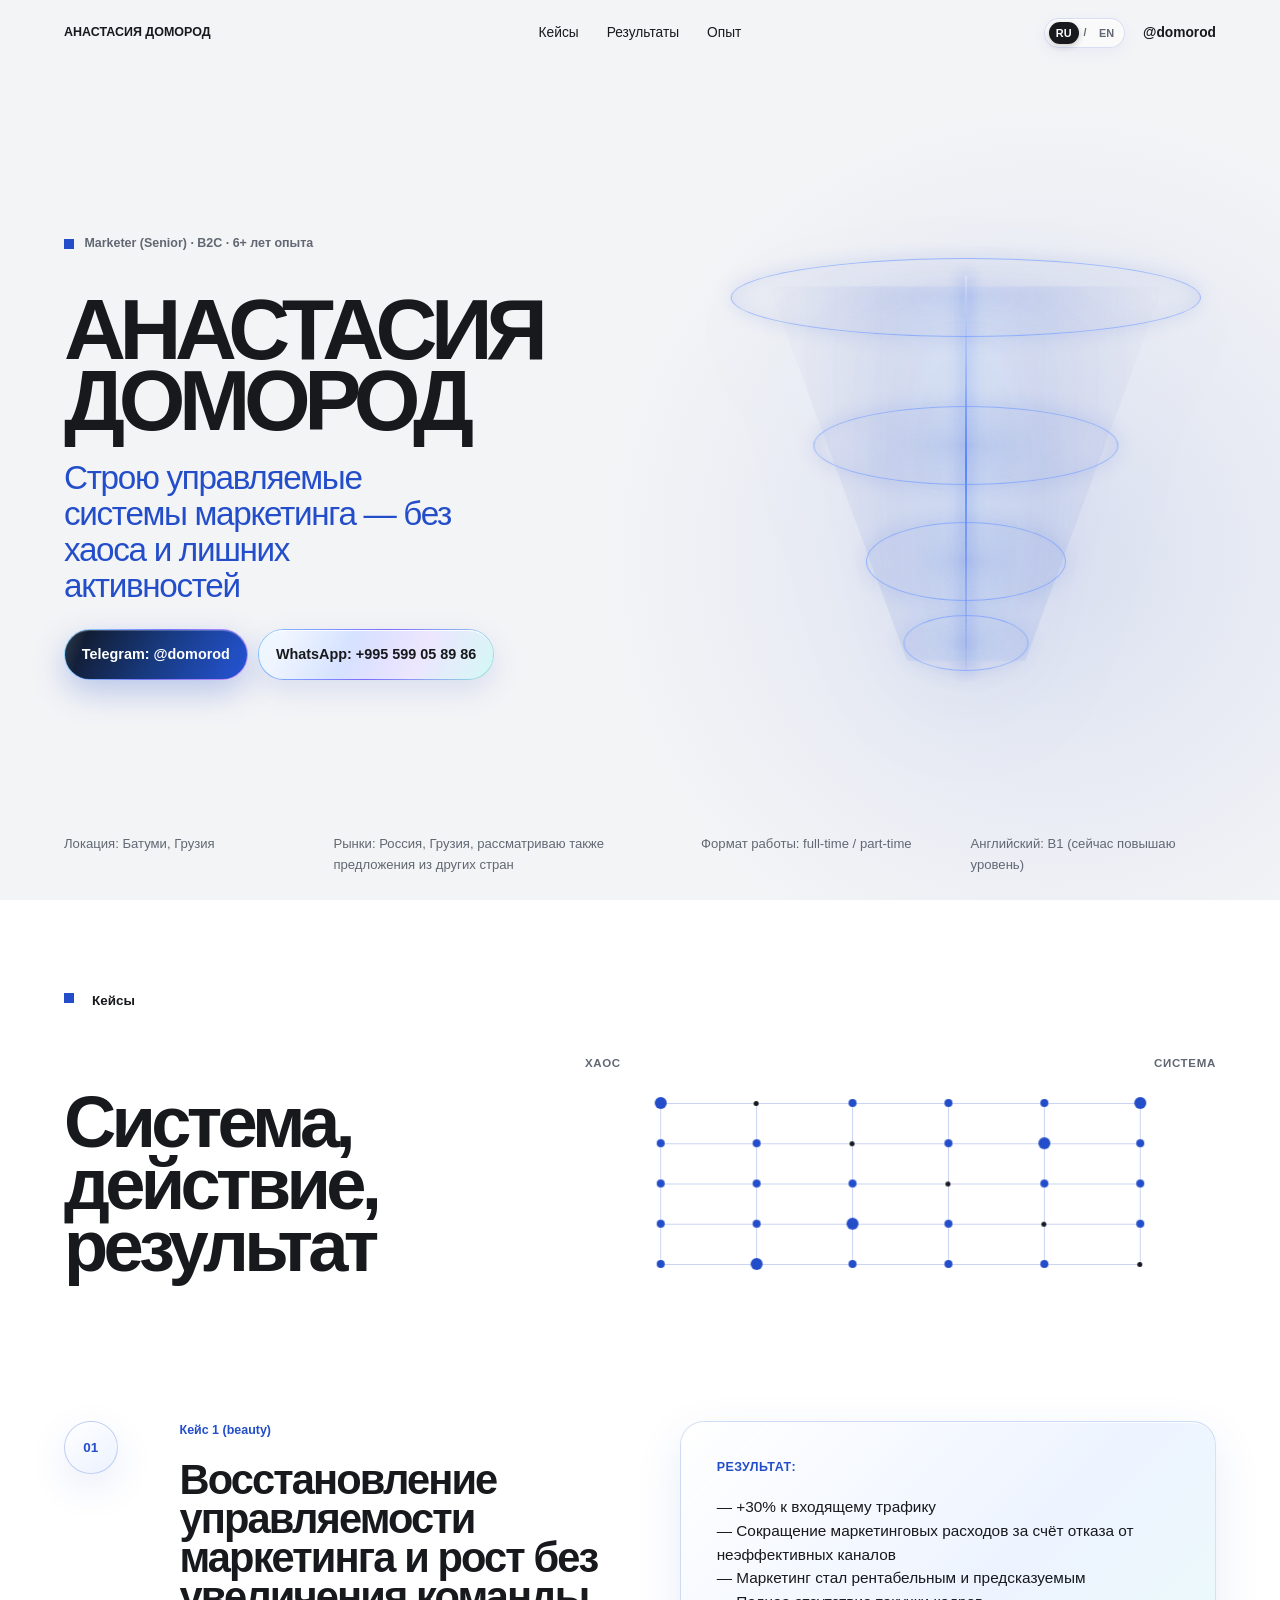
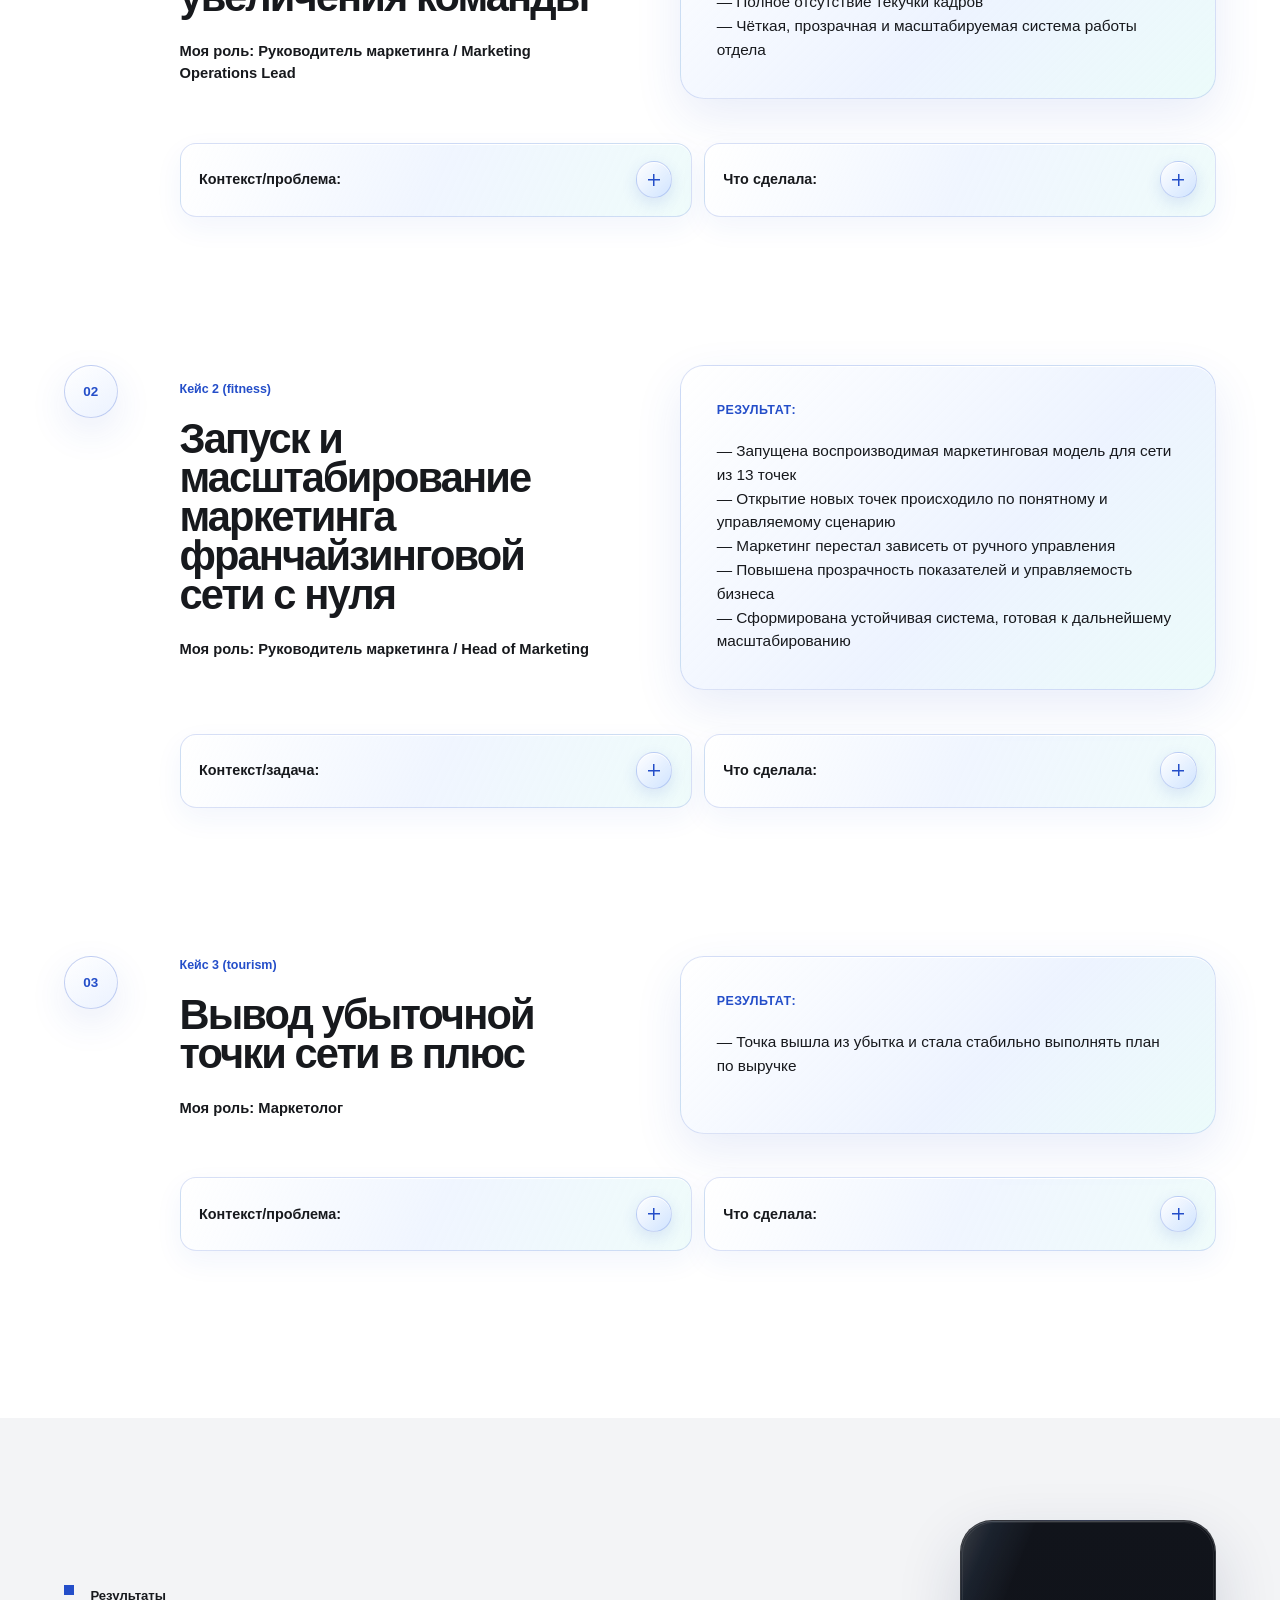
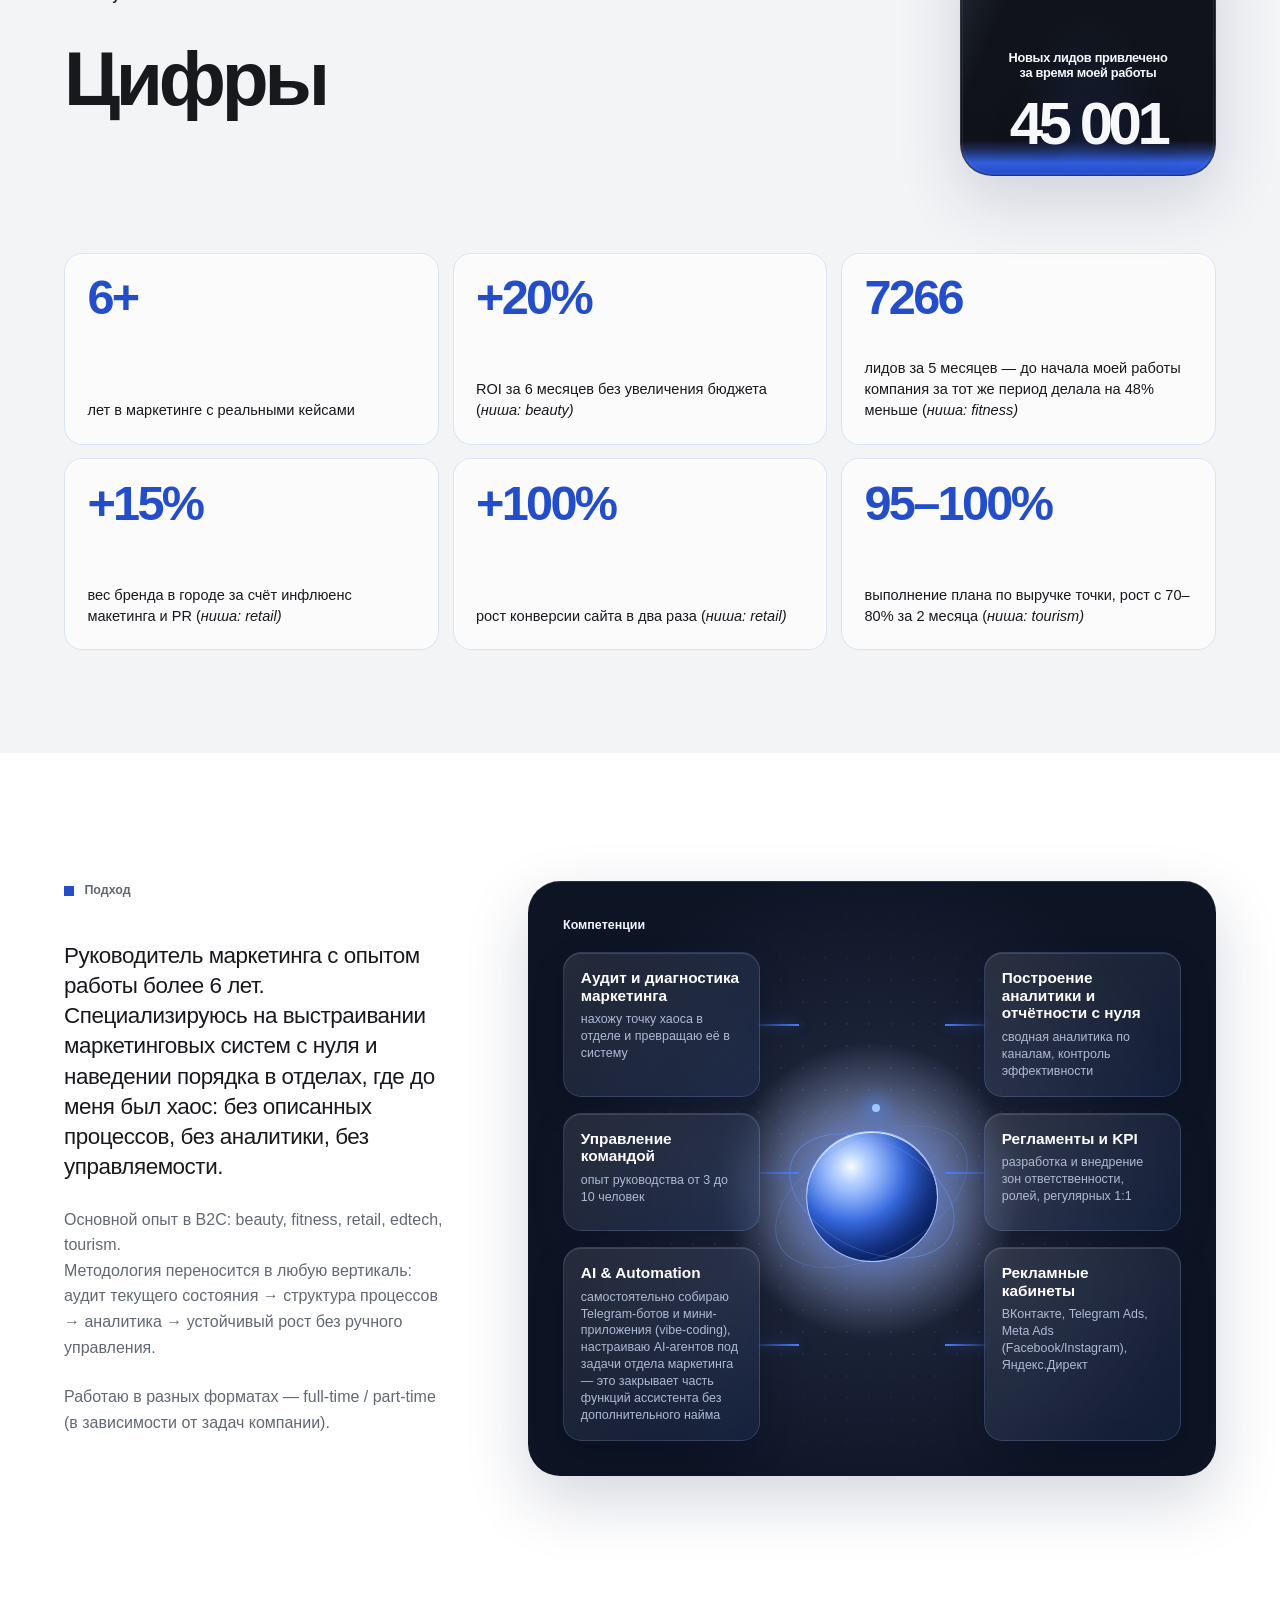
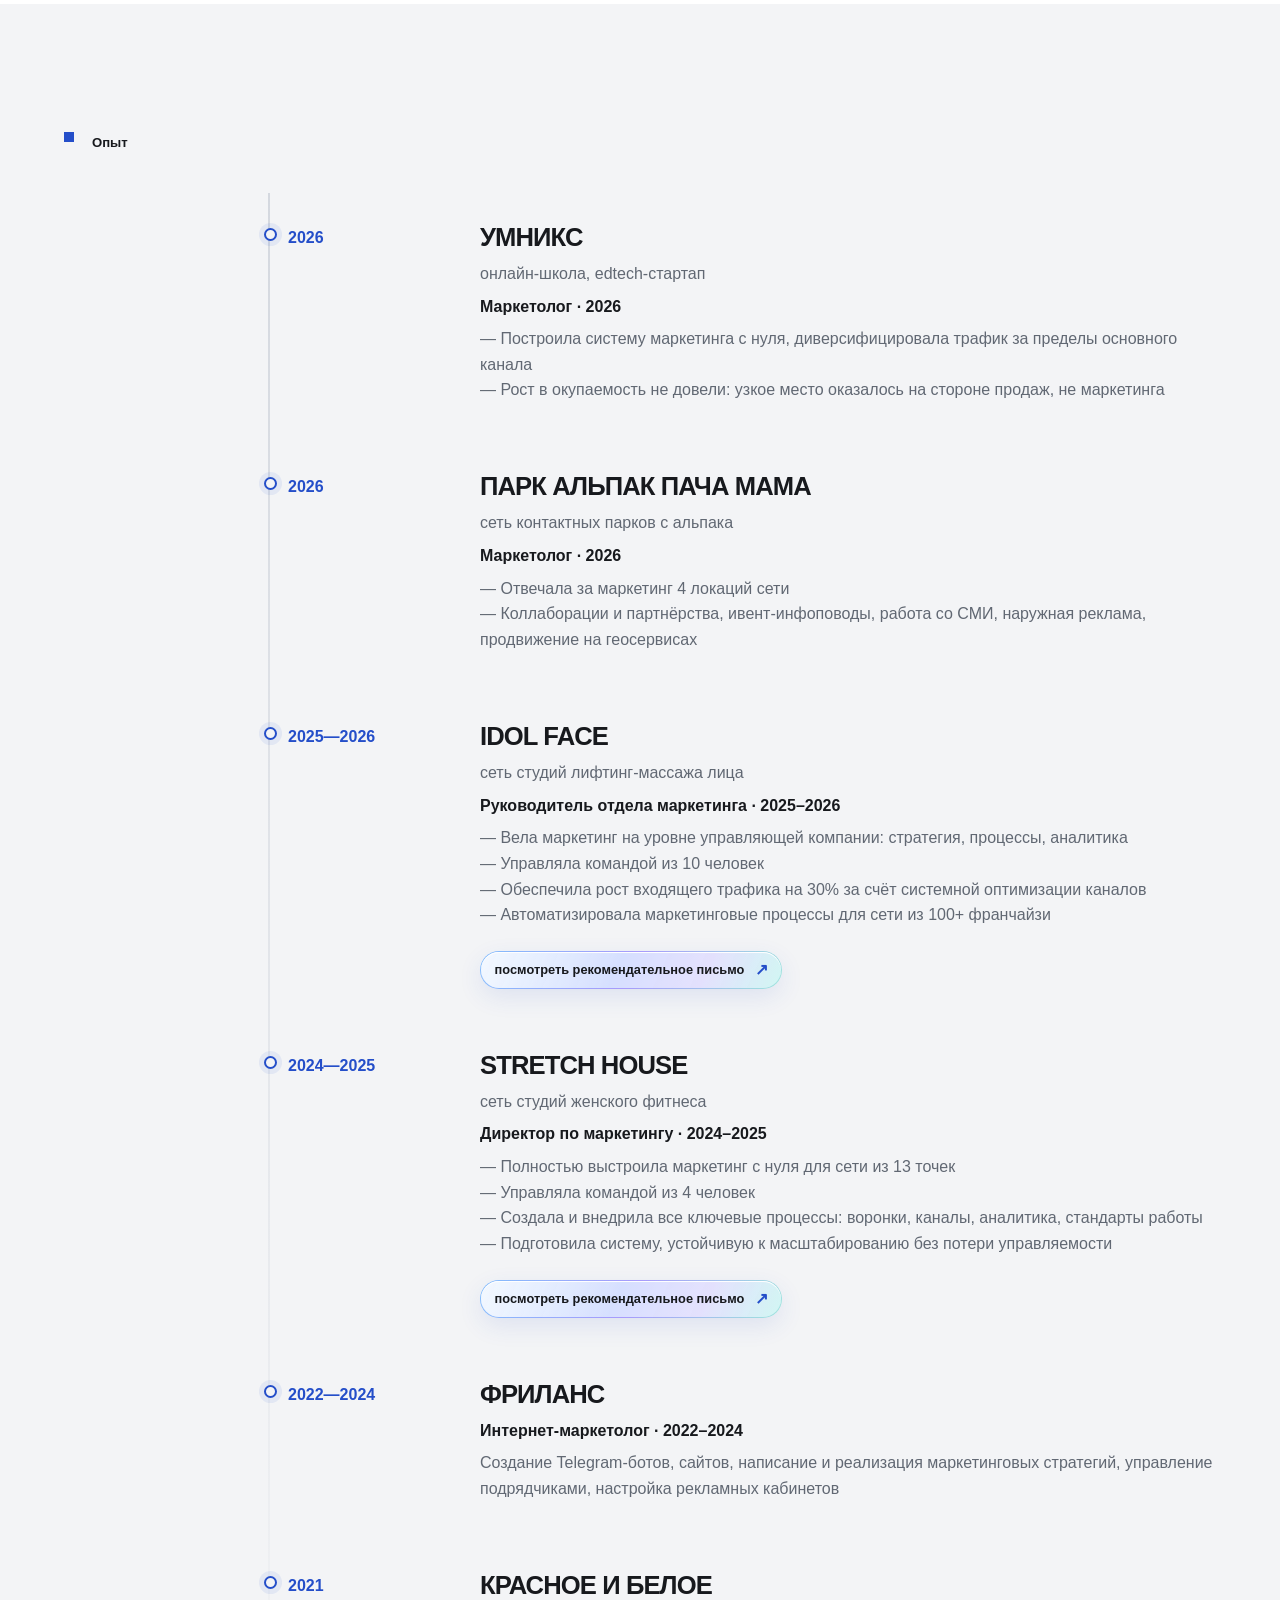
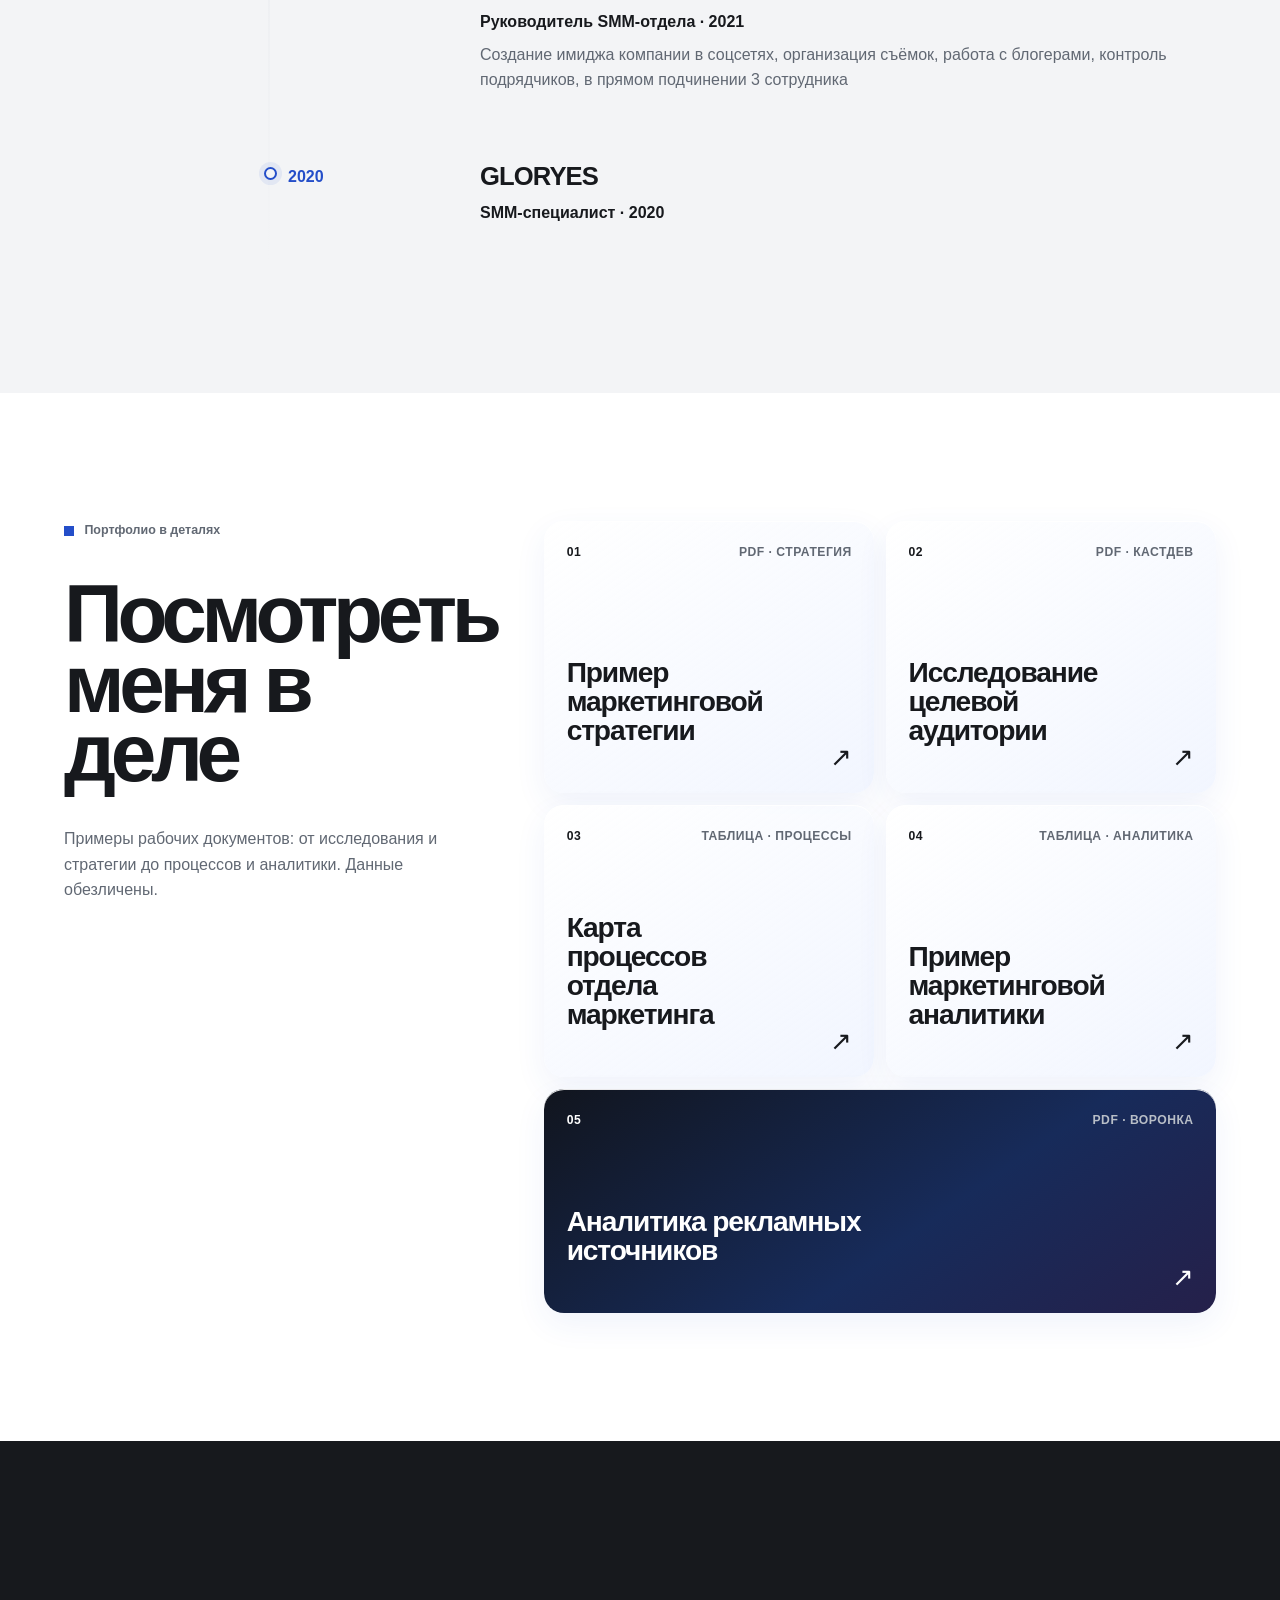
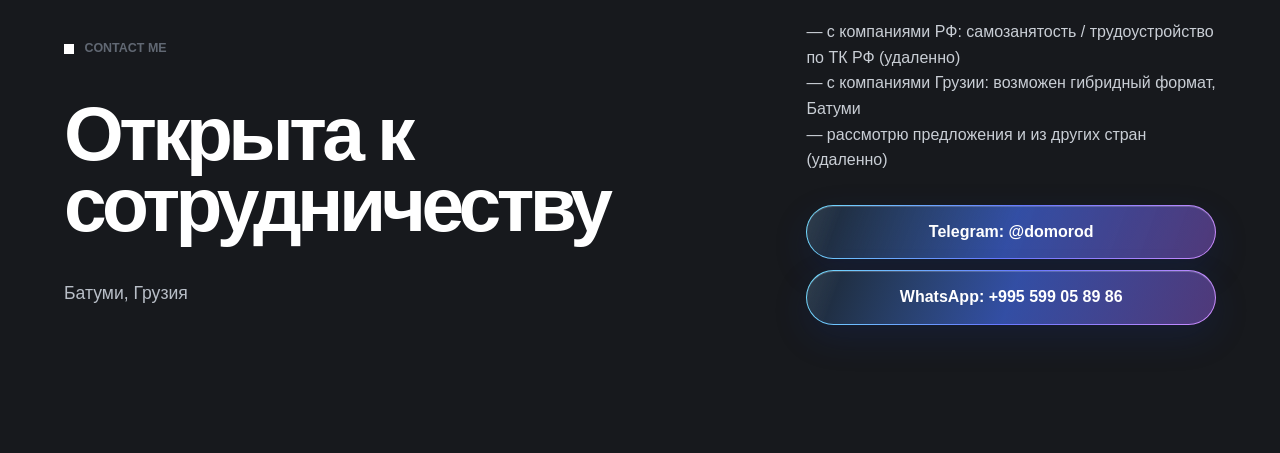
<file: index.html>
<!doctype html>
<html lang="ru">
<head>
  <meta charset="utf-8">
  <meta name="viewport" content="width=device-width, initial-scale=1">
  <meta name="description" content="Анастасия Домород. Senior Marketer с опытом построения управляемых маркетинговых систем и роста бизнес-показателей.">
  <meta name="theme-color" content="#f3f4f6">
  <title>Анастасия Домород | Senior Marketer</title>
  <link rel="icon" type="image/svg+xml" href="data:image/svg+xml,%3Csvg xmlns='http://www.w3.org/2000/svg' viewBox='0 0 64 64'%3E%3Crect width='64' height='64' rx='10' fill='%2317191d'/%3E%3Cpath d='M16 46 27 17h10l11 29h-9l-2-7H26l-2 7Zm13-15h6l-3-10Z' fill='%23f3f4f6'/%3E%3C/svg%3E">
  <link rel="stylesheet" href="styles.css?v=33">
</head>
<body>
  <a class="skip-link" href="#main">Перейти к содержанию</a>
  <header class="site-nav">
    <a class="wordmark" href="#top">АНАСТАСИЯ ДОМОРОД</a>
    <nav aria-label="Основная навигация"><a href="#cases">Кейсы</a><a href="#proof">Результаты</a><a href="#experience">Опыт</a></nav>
    <div class="nav-actions">
      <div class="language-switcher" data-language-switcher role="group" aria-label="Выбор языка">
        <button class="language-option is-active" type="button" data-language="ru" aria-pressed="true">RU</button>
        <span aria-hidden="true">/</span>
        <button class="language-option" type="button" data-language="en" aria-pressed="false">EN</button>
      </div>
      <a class="nav-contact" href="https://t.me/domorod">@domorod</a>
    </div>
  </header>

  <main id="main">
    <section class="hero" id="top">
      <div class="hero-copy reveal">
        <div class="eyebrow"><span class="micro-mark" aria-hidden="true"></span>Marketer (Senior) · B2C · 6+ лет опыта</div>
        <h1>АНАСТАСИЯ<br>ДОМОРОД</h1>
        <p class="positioning">Строю управляемые системы маркетинга — без хаоса и лишних активностей</p>
        <div class="hero-actions"><a class="button primary" href="https://t.me/domorod"><span>Telegram: @domorod</span></a><a class="button" href="https://wa.clck.bar/98ef5c"><span>WhatsApp: +995 599 05 89 86</span></a></div>
      </div>
      <div class="hero-funnel" aria-hidden="true">
        <div class="funnel-atoms">
          <span class="funnel-atom"><i></i></span>
          <span class="funnel-atom"><i></i></span>
          <span class="funnel-atom"><i></i></span>
          <span class="funnel-atom"><i></i></span>
          <span class="funnel-atom"><i></i></span>
          <span class="funnel-atom"><i></i></span>
          <span class="funnel-atom"><i></i></span>
          <span class="funnel-atom"><i></i></span>
        </div>
        <span class="funnel-cone"></span>
        <span class="funnel-beam"></span>
        <span class="funnel-ring funnel-ring-top"></span>
        <span class="funnel-ring funnel-ring-middle"></span>
        <span class="funnel-ring funnel-ring-lower"></span>
        <span class="funnel-ring funnel-ring-exit"></span>
      </div>
      <div class="hero-meta reveal">
        <p>Локация: Батуми, Грузия</p>
        <p>Рынки: Россия, Грузия, рассматриваю также предложения из других стран</p>
        <p>Формат работы: full-time / part-time</p>
        <p>Английский: B1 (сейчас повышаю уровень)</p>
      </div>
    </section>

    <section class="section cases" id="cases">
      <header class="section-title reveal">
        <span class="micro-mark" aria-hidden="true"></span><p>Кейсы</p>
        <div class="cases-heading-core">
          <h2>Система, действие,<br>результат</h2>
          <div class="system-field" data-system-field aria-hidden="true">
            <div class="system-field-labels"><span>Хаос</span><span>Система</span></div>
            <div class="system-bonds" data-system-bonds></div>
            <div class="system-particles" data-system-particles></div>
          </div>
        </div>
      </header>

      <article class="case reveal">
        <div class="case-number">01</div>
        <div class="case-intro"><p>Кейс 1 (beauty)</p><h3>Восстановление управляемости маркетинга и рост без увеличения команды</h3><p><strong>Моя роль: Руководитель маркетинга / Marketing Operations Lead</strong></p></div>
        <div class="case-outcome"><h4>Результат:</h4><p>— +30% к входящему трафику<br>— Сокращение маркетинговых расходов за счёт отказа от неэффективных каналов<br>— Маркетинг стал рентабельным и предсказуемым<br>— Полное отсутствие текучки кадров<br>— Чёткая, прозрачная и масштабируемая система работы отдела</p></div>
        <div class="case-details">
          <details><summary>Контекст/проблема:</summary><p>— Полный хаос в отделе маркетинга<br>— Низкий входящий трафик<br>— Процессы не описаны, роли размыты<br>— Нет понимания стратегии и направления движения<br>— Отдел нерентабелен<br>— Отсутствует сводная аналитика и контроль эффективности</p></details>
          <details><summary>Что сделала:</summary><p>— Провела аудит текущего состояния маркетинга и команды<br>— Описала и формализовала все ключевые процессы<br>— Разработала и внедрила регламенты работы<br>— Ввела регулярные 1:1 с сотрудниками<br>— Зафиксировала зоны ответственности и KPI (ИПР для каждого члена команды)<br>— Построила управляемую сводную аналитику по всем маркетинговым каналам<br>— Убрала неэффективные инструменты и активности на основе данных</p></details>
        </div>
      </article>

      <article class="case reveal">
        <div class="case-number">02</div>
        <div class="case-intro"><p>Кейс 2 (fitness)</p><h3>Запуск и масштабирование маркетинга франчайзинговой сети с нуля</h3><p><strong>Моя роль: Руководитель маркетинга / Head of Marketing</strong></p></div>
        <div class="case-outcome"><h4>Результат:</h4><p>— Запущена воспроизводимая маркетинговая модель для сети из 13 точек<br>— Открытие новых точек происходило по понятному и управляемому сценарию<br>— Маркетинг перестал зависеть от ручного управления<br>— Повышена прозрачность показателей и управляемость бизнеса<br>— Сформирована устойчивая система, готовая к дальнейшему масштабированию</p></div>
        <div class="case-details">
          <details><summary>Контекст/задача:</summary><p>— Партнёр-франчайзи с сетью из 13 точек<br>— Отсутствует централизованный маркетинг<br>— Нет описанных процессов и стандартов<br>— Планируется открытие новых точек<br>— Необходима система, которая масштабируется без ручного управления<br>— Отсутствие воронок<br>— Низкий трафик у 7 филиалов (3 из которых не приносили прибыль)</p></details>
          <details><summary>Что сделала:</summary><p>— Выстроила маркетинг с нуля: стратегия, каналы, воронки, найм команды, система управления работы подрядчиков<br>— Создала все ключевые процессы и регламенты работы<br>— Сформировала и управляла командой из 4 человек<br>— Обеспечивала маркетинговую поддержку открытия новых точек, что привело к рекордному по выручке открытию<br>— Настроила аналитику и контроль эффективности по всем точкам<br>— Внедрила единые стандарты маркетинга для всей сети</p></details>
        </div>
      </article>

      <article class="case reveal">
        <div class="case-number">03</div>
        <div class="case-intro"><p>Кейс 3 (tourism)</p><h3>Вывод убыточной точки сети в плюс</h3><p><strong>Моя роль: Маркетолог</strong></p></div>
        <div class="case-outcome"><h4>Результат:</h4><p>— Точка вышла из убытка и стала стабильно выполнять план по выручке</p></div>
        <div class="case-details">
          <details><summary>Контекст/проблема:</summary><p>— Точка выполняла план по выручке на 70–80%, работала в убыток<br>— Сложная локация для посещения<br>— Слабое присутствие на локальных каналах продвижения<br>— Отсутствие необходимого количества трафика</p></details>
          <details><summary>Что сделала:</summary><p>— Выстроила коллаборации и партнёрства<br>— Организовала ивенты внутри точки, как инфоповоды<br>— Наладила работу со СМИ<br>— Запустила наружную рекламу<br>— Развила социальные сети точки<br>— Продвинула точку на геосервисах<br>— Подключила новые каналы трафика</p></details>
        </div>
      </article>
    </section>

    <section class="section proof" id="proof">
      <header class="section-title compact reveal"><span class="micro-mark" aria-hidden="true"></span><p>Результаты</p><h2>Цифры</h2></header>
      <div class="lead-counter reveal" aria-label="Более 45 000 новых лидов привлечено за время работы">
        <div class="lead-counter-fill" data-lead-fill aria-hidden="true"></div>
        <strong data-lead-counter aria-hidden="true">45 000</strong>
        <p>Новых лидов привлечено<br>за время моей работы</p>
      </div>
      <div class="metric-list">
        <article class="metric reveal"><strong>6+</strong><p>лет в маркетинге с реальными кейсами</p></article>
        <article class="metric reveal"><strong>+20%</strong><p>ROI за 6 месяцев без увеличения бюджета (<em>ниша: beauty)</em></p></article>
        <article class="metric reveal"><strong>7266</strong><p>лидов за 5 месяцев — до начала моей работы компания за тот же период делала на 48% меньше (<em>ниша: fitness)</em></p></article>
        <article class="metric reveal"><strong>+15%</strong><p>вес бренда в городе за счёт инфлюенс макетинга и PR (<em>ниша: retail)</em></p></article>
        <article class="metric reveal"><strong>+100%</strong><p>рост конверсии сайта в два раза (<em>ниша: retail)</em></p></article>
        <article class="metric reveal"><strong class="metric-value-wide">95–100%</strong><p>выполнение плана по выручке точки, рост с 70–80% за 2 месяца (<em>ниша: tourism)</em></p></article>
      </div>
    </section>

    <section class="section profile" id="profile">
      <div class="summary reveal"><div class="mini-title"><span class="micro-mark" aria-hidden="true"></span>Подход</div><p>Руководитель маркетинга с опытом работы более 6 лет. Специализируюсь на выстраивании маркетинговых систем с нуля и наведении порядка в отделах, где до меня был хаос: без описанных процессов, без аналитики, без управляемости.</p><p>Основной опыт в B2C: beauty, fitness, retail, edtech, tourism.<br>Методология переносится в любую вертикаль: аудит текущего состояния → структура процессов → аналитика → устойчивый рост без ручного управления.</p><p>Работаю в разных форматах — full-time / part-time (в зависимости от задач компании).</p></div>
      <div class="capabilities reveal"><div class="mini-title">Компетенции</div><div class="capability-core" aria-hidden="true"><span></span></div><div class="capability"><h3>Аудит и диагностика маркетинга</h3><p>нахожу точку хаоса в отделе и превращаю её в систему</p></div><div class="capability"><h3>Построение аналитики и отчётности с нуля</h3><p>сводная аналитика по каналам, контроль эффективности</p></div><div class="capability"><h3>Управление командой</h3><p>опыт руководства от 3 до 10 человек</p></div><div class="capability"><h3>Регламенты и KPI</h3><p>разработка и внедрение зон ответственности, ролей, регулярных 1:1</p></div><div class="capability"><h3>AI &amp; Automation</h3><p>самостоятельно собираю Telegram-ботов и мини-приложения (vibe-coding), настраиваю AI-агентов под задачи отдела маркетинга — это закрывает часть функций ассистента без дополнительного найма</p></div><div class="capability"><h3>Рекламные кабинеты</h3><p>ВКонтакте, Telegram Ads, Meta Ads (Facebook/Instagram), Яндекс.Директ</p></div></div>
    </section>

    <section class="section experience" id="experience">
      <header class="section-title compact reveal"><span class="micro-mark" aria-hidden="true"></span><p>Опыт</p></header>
      <div class="timeline">
        <article class="job reveal"><time>2026</time><div><h3>УМНИКС</h3><p>онлайн-школа, edtech-стартап</p><p><strong>Маркетолог · 2026</strong></p><p>— Построила систему маркетинга с нуля, диверсифицировала трафик за пределы основного канала<br>— Рост в окупаемость не довели: узкое место оказалось на стороне продаж, не маркетинга</p></div></article>
        <article class="job reveal"><time>2026</time><div><h3>ПАРК АЛЬПАК ПАЧА МАМА</h3><p>сеть контактных парков с альпака</p><p><strong>Маркетолог · 2026</strong></p><p>— Отвечала за маркетинг 4 локаций сети<br>— Коллаборации и партнёрства, ивент-инфоповоды, работа со СМИ, наружная реклама, продвижение на геосервисах</p></div></article>
        <article class="job reveal"><time>2025—2026</time><div><h3>IDOL FACE</h3><p>сеть студий лифтинг-массажа лица</p><p><strong>Руководитель отдела маркетинга · 2025–2026</strong></p><p>— Вела маркетинг на уровне управляющей компании: стратегия, процессы, аналитика<br>— Управляла командой из 10 человек<br>— Обеспечила рост входящего трафика на 30% за счёт системной оптимизации каналов<br>— Автоматизировала маркетинговые процессы для сети из 100+ франчайзи</p><a class="job-letter" href="viewer.html?doc=recommendation" target="_blank" rel="noopener" aria-label="Посмотреть рекомендательное письмо от IDOL FACE в новой вкладке"><span>посмотреть рекомендательное письмо</span><span class="job-letter-arrow" aria-hidden="true">↗</span></a></div></article>
        <article class="job reveal"><time>2024—2025</time><div><h3>STRETCH HOUSE</h3><p>сеть студий женского фитнеса</p><p><strong>Директор по маркетингу · 2024–2025</strong></p><p>— Полностью выстроила маркетинг с нуля для сети из 13 точек<br>— Управляла командой из 4 человек<br>— Создала и внедрила все ключевые процессы: воронки, каналы, аналитика, стандарты работы<br>— Подготовила систему, устойчивую к масштабированию без потери управляемости</p><a class="job-letter" href="viewer.html?doc=recommendationStretch" target="_blank" rel="noopener" aria-label="Посмотреть рекомендательное письмо от Stretch House в новой вкладке"><span>посмотреть рекомендательное письмо</span><span class="job-letter-arrow" aria-hidden="true">↗</span></a></div></article>
        <article class="job reveal"><time>2022—2024</time><div><h3>ФРИЛАНС</h3><p><strong>Интернет-маркетолог · 2022–2024</strong></p><p>Создание Telegram-ботов, сайтов, написание и реализация маркетинговых стратегий, управление подрядчиками, настройка рекламных кабинетов</p></div></article>
        <article class="job reveal"><time>2021</time><div><h3>КРАСНОЕ И БЕЛОЕ</h3><p><strong>Руководитель SMM-отдела · 2021</strong></p><p>Создание имиджа компании в соцсетях, организация съёмок, работа с блогерами, контроль подрядчиков, в прямом подчинении 3 сотрудника</p></div></article>
        <article class="job reveal"><time>2020</time><div><h3>GLORYES</h3><p><strong>SMM-специалист · 2020</strong></p></div></article>
      </div>
    </section>

    <section class="section work-samples" id="work-samples">
      <header class="samples-heading reveal">
        <div class="mini-title"><span class="micro-mark" aria-hidden="true"></span>Портфолио в деталях</div>
        <h2>Посмотреть<br>меня в деле</h2>
        <p>Примеры рабочих документов: от исследования и стратегии до процессов и аналитики. Данные обезличены.</p>
      </header>
      <div class="sample-grid">
        <a class="sample-card reveal" href="viewer.html?doc=strategy" target="_blank" rel="noopener" aria-label="Открыть пример маркетинговой стратегии в новой вкладке">
          <span class="sample-index">01</span><span class="sample-type">PDF · стратегия</span>
          <strong>Пример маркетинговой стратегии</strong><span class="sample-arrow" aria-hidden="true">↗</span>
        </a>
        <a class="sample-card reveal" href="viewer.html?doc=research" target="_blank" rel="noopener" aria-label="Открыть исследование целевой аудитории в новой вкладке">
          <span class="sample-index">02</span><span class="sample-type">PDF · кастдев</span>
          <strong>Исследование целевой аудитории</strong><span class="sample-arrow" aria-hidden="true">↗</span>
        </a>
        <a class="sample-card reveal" href="table-viewer.html?doc=processes" target="_blank" rel="noopener" aria-label="Открыть карту процессов отдела маркетинга в новой вкладке">
          <span class="sample-index">03</span><span class="sample-type">Таблица · процессы</span>
          <strong>Карта процессов отдела маркетинга</strong><span class="sample-arrow" aria-hidden="true">↗</span>
        </a>
        <a class="sample-card reveal" href="table-viewer.html?doc=analytics" target="_blank" rel="noopener" aria-label="Открыть пример маркетинговой аналитики в новой вкладке">
          <span class="sample-index">04</span><span class="sample-type">Таблица · аналитика</span>
          <strong>Пример маркетинговой аналитики</strong><span class="sample-arrow" aria-hidden="true">↗</span>
        </a>
        <a class="sample-card sample-card-dark reveal" href="viewer.html?doc=channels" target="_blank" rel="noopener" aria-label="Открыть аналитику рекламных источников в новой вкладке">
          <span class="sample-index">05</span><span class="sample-type">PDF · воронка</span>
          <strong>Аналитика рекламных источников</strong><span class="sample-arrow" aria-hidden="true">↗</span>
        </a>
      </div>
    </section>

    <section class="contact section" id="contact">
      <div class="contact-main reveal"><div class="mini-title"><span class="micro-mark light" aria-hidden="true"></span>CONTACT ME</div><h2>Открыта к сотрудничеству</h2><p>Батуми, Грузия</p></div>
      <div class="contact-side reveal"><p>— с компаниями РФ: самозанятость / трудоустройство по ТК РФ (удаленно)<br>— с компаниями Грузии: возможен гибридный формат, Батуми<br>— рассмотрю предложения и из других стран (удаленно)</p><div class="contact-links"><a href="https://t.me/domorod"><span>Telegram: @domorod</span></a><a href="https://wa.clck.bar/98ef5c"><span>WhatsApp: +995 599 05 89 86</span></a></div></div>
    </section>
  </main>
  <aside class="text-editor" data-text-editor aria-label="Редактирование текста" hidden>
    <button class="text-editor-toggle" type="button" data-edit-toggle aria-pressed="false">Редактировать текст</button>
    <div class="text-editor-actions" data-edit-actions hidden>
      <span>Нажмите на текст и измените его</span>
      <button class="text-editor-save" type="button" data-edit-save>Сохранить</button>
      <button class="text-editor-cancel" type="button" data-edit-cancel>Отмена</button>
    </div>
    <p class="text-editor-status" data-edit-status role="status" aria-live="polite"></p>
  </aside>
  <script src="script.js?v=31"></script>
  <script src="i18n.js?v=33"></script>
</body>
</html>
</file>
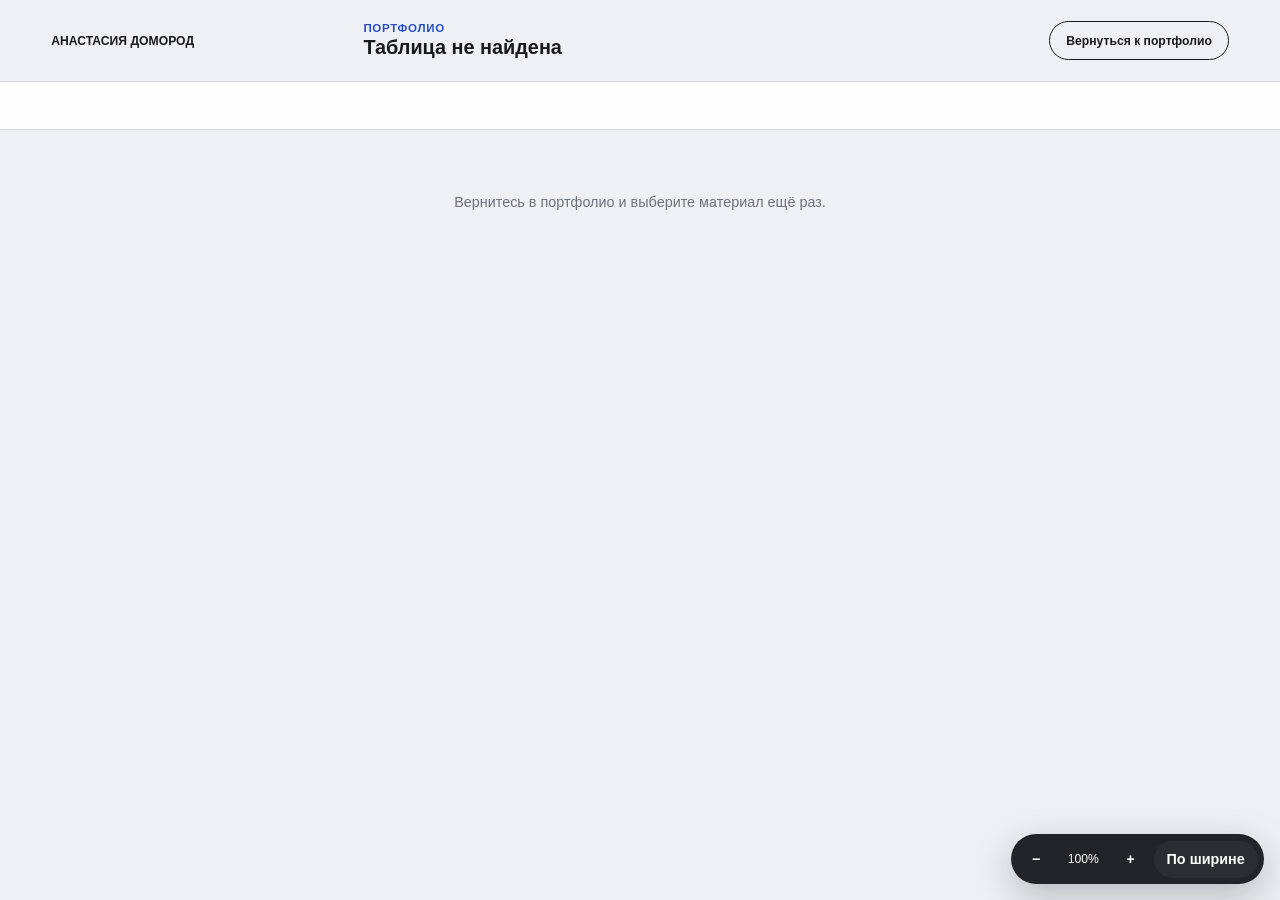
<file: table-viewer.html>
<!doctype html>
<html lang="ru">
<head>
  <meta charset="utf-8">
  <meta name="viewport" content="width=device-width, initial-scale=1">
  <meta name="robots" content="noindex,nofollow,noarchive">
  <meta name="theme-color" content="#eef0f3">
  <title>Просмотр таблицы | Анастасия Домород</title>
  <link rel="stylesheet" href="table-viewer.css?v=31">
</head>
<body>
  <header class="table-header">
    <a class="table-brand" href="index.html#work-samples">АНАСТАСИЯ ДОМОРОД</a>
    <div class="table-copy">
      <span>Портфолио</span>
      <h1 id="document-title">Загрузка таблицы</h1>
    </div>
    <a class="table-back" href="index.html#work-samples">Вернуться к портфолио</a>
  </header>

  <nav class="sheet-tabs" id="sheet-tabs" aria-label="Листы таблицы"></nav>

  <main class="table-main">
    <div class="table-status" id="table-status" role="status" aria-live="polite">Подготавливаем таблицу…</div>
    <div class="sheet-viewport" id="sheet-viewport" hidden>
      <div class="sheet-stage" id="sheet-stage"></div>
    </div>
  </main>

  <div class="table-controls" aria-label="Масштаб таблицы">
    <button id="zoom-out" type="button" aria-label="Уменьшить масштаб">−</button>
    <span id="zoom-value" aria-live="polite">100%</span>
    <button id="zoom-in" type="button" aria-label="Увеличить масштаб">+</button>
    <button class="fit-button" id="fit-width" type="button">По ширине</button>
  </div>

  <script type="module" src="table-viewer.js?v=31"></script>
</body>
</html>
</file>
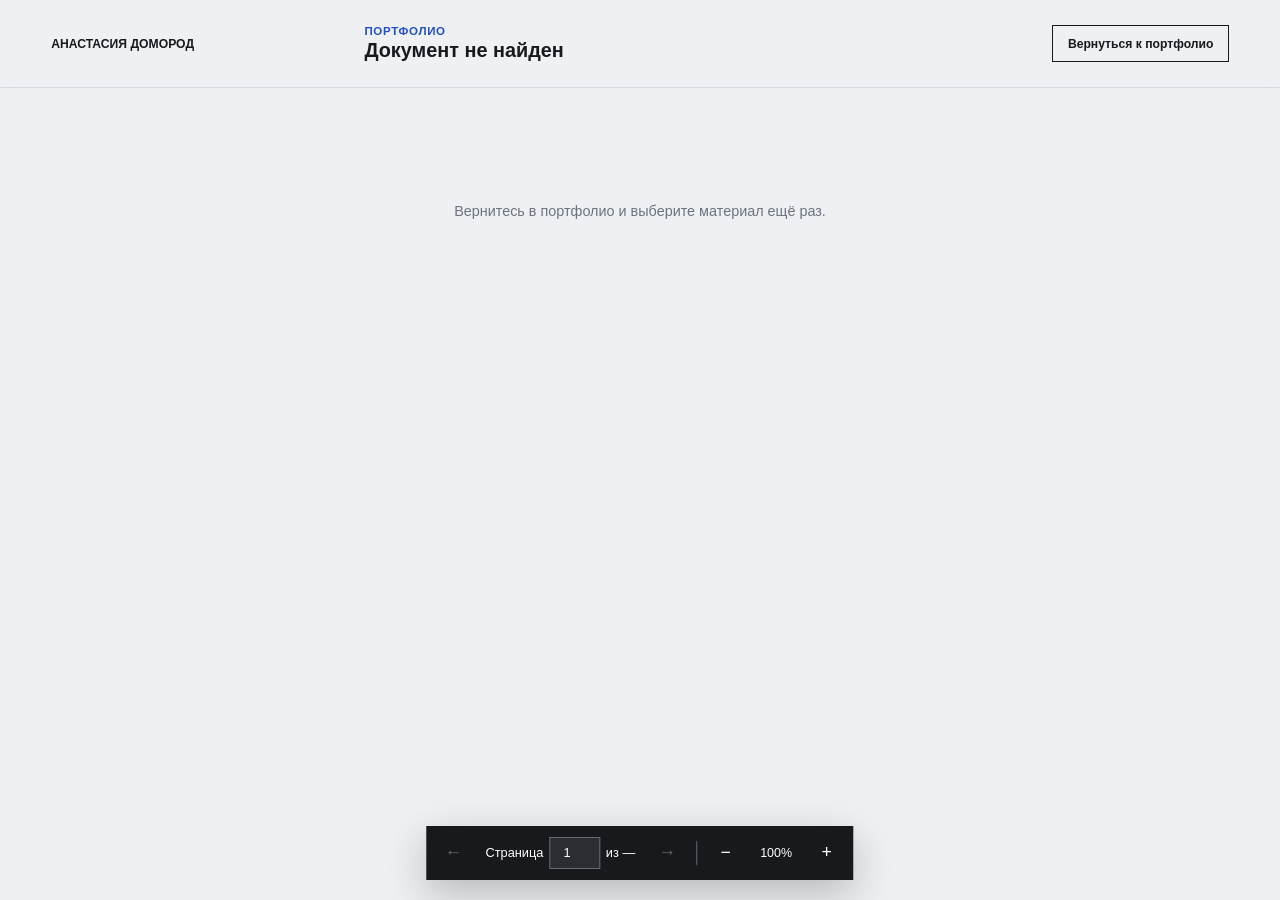
<file: viewer.html>
<!doctype html>
<html lang="ru">
<head>
  <meta charset="utf-8">
  <meta name="viewport" content="width=device-width, initial-scale=1">
  <meta name="robots" content="noindex,nofollow,noarchive">
  <meta name="theme-color" content="#17191d">
  <title>Просмотр работы | Анастасия Домород</title>
  <link rel="stylesheet" href="viewer.css">
</head>
<body>
  <header class="viewer-header">
    <a class="viewer-brand" href="index.html#work-samples">АНАСТАСИЯ ДОМОРОД</a>
    <div class="viewer-copy">
      <span>Портфолио</span>
      <h1 id="document-title">Загрузка документа</h1>
    </div>
    <a class="viewer-back" href="index.html#work-samples">Вернуться к портфолио</a>
  </header>

  <main class="viewer-main">
    <div class="viewer-status" id="viewer-status" role="status" aria-live="polite">Подготавливаем просмотр…</div>
    <canvas id="pdf-canvas" aria-label="Страница документа"></canvas>
  </main>

  <nav class="viewer-controls" aria-label="Навигация по документу">
    <button id="prev-page" type="button" aria-label="Предыдущая страница">←</button>
    <label class="page-control">Страница <input id="page-number" type="number" min="1" value="1" inputmode="numeric"> <span id="page-count">из —</span></label>
    <button id="next-page" type="button" aria-label="Следующая страница">→</button>
    <span class="control-divider" aria-hidden="true"></span>
    <button id="zoom-out" type="button" aria-label="Уменьшить масштаб">−</button>
    <span id="zoom-value" aria-live="polite">100%</span>
    <button id="zoom-in" type="button" aria-label="Увеличить масштаб">+</button>
  </nav>

  <script type="module" src="viewer.js?v=32"></script>
</body>
</html>
</file>
<file: styles.css>
:root{--paper:#f3f4f6;--surface:#fff;--ink:#17191d;--muted:#616873;--line:#d4d8df;--blue:#244ec9;color-scheme:light}*{box-sizing:border-box}html{scroll-behavior:smooth;background:var(--paper)}body{margin:0;background:var(--paper);color:var(--ink);font-family:"Helvetica Neue",Helvetica,Arial,sans-serif;font-size:16px;line-height:1.6;overflow-x:hidden}a{color:inherit;text-decoration:none}a:focus-visible,summary:focus-visible{outline:3px solid var(--blue);outline-offset:4px}.skip-link{position:fixed;top:1rem;left:1rem;z-index:30;background:var(--ink);color:#fff;padding:.75rem 1rem;transform:translateY(-180%)}.skip-link:focus{transform:none}
.site-nav{height:66px;display:grid;grid-template-columns:1fr auto 1fr;align-items:center;gap:2rem;padding:0 clamp(1.25rem,5vw,5rem);border-bottom:1px solid var(--line);background:rgba(243,244,246,.94);backdrop-filter:blur(14px);position:sticky;top:0;z-index:10}.wordmark{font-size:.78rem;font-weight:750}.site-nav nav{display:flex;gap:1.75rem;font-size:.86rem}.nav-actions{justify-self:end;display:flex;align-items:center;gap:1.1rem}.nav-contact{font-size:.86rem;font-weight:700}.site-nav a:hover{color:var(--blue)}
.language-switcher{display:inline-flex;align-items:center;gap:.3rem;padding:.2rem;border:1px solid rgba(36,78,201,.16);border-radius:999px;background:rgba(255,255,255,.58);box-shadow:inset 0 1px 0 rgba(255,255,255,.9),0 .3rem .9rem rgba(36,78,201,.06);font-size:.68rem;font-weight:800;letter-spacing:.04em;color:var(--muted)}.language-option{appearance:none;border:0;border-radius:999px;background:transparent;color:inherit;font:inherit;line-height:1;padding:.35rem .45rem;cursor:pointer;transition:background-color .2s ease,color .2s ease,transform .2s ease}.language-option:hover{color:var(--blue)}.language-option.is-active{background:var(--ink);color:#fff;box-shadow:0 .15rem .4rem rgba(23,25,29,.2)}.language-option:active{transform:scale(.94)}
.hero{min-height:calc(100dvh - 66px);padding:clamp(3rem,7vh,5.5rem) clamp(1.25rem,5vw,5rem) 0;display:grid;grid-template-columns:minmax(0,1.45fr) minmax(290px,.55fr);grid-template-rows:1fr auto;column-gap:clamp(3rem,8vw,9rem)}.eyebrow,.mini-title{display:flex;align-items:center;gap:.65rem;font-size:.78rem;font-weight:700;color:var(--muted)}.micro-mark{width:10px;height:10px;background:var(--blue);display:inline-block;flex:0 0 auto}.micro-mark.light{background:#fff}.hero h1{font-size:clamp(3.7rem,6.7vw,7.2rem);line-height:.82;letter-spacing:-.075em;margin:clamp(2.8rem,7vh,5rem) 0 2.4rem;font-weight:760}.positioning{font-size:clamp(1.7rem,2.6vw,2.8rem);line-height:1.08;letter-spacing:-.04em;max-width:22ch;margin:0;color:var(--blue)}.hero-actions{display:flex;gap:.65rem;flex-wrap:wrap;margin-top:2.4rem}.button{display:inline-flex;padding:.82rem 1.05rem;border:1px solid var(--ink);font-size:.9rem;font-weight:700;white-space:nowrap}.button.primary{background:var(--ink);color:#fff}.button:hover{background:var(--blue);border-color:var(--blue);color:#fff}.hero-results{border-top:1px solid var(--ink);align-self:center}.hero-results>div{display:grid;grid-template-columns:8rem 1fr;align-items:baseline;gap:1rem;padding:1.35rem 0;border-bottom:1px solid var(--line)}.hero-results strong{font-size:clamp(2rem,3vw,3.25rem);line-height:1;letter-spacing:-.05em}.hero-results span{font-size:.92rem;color:var(--muted)}.hero-meta{grid-column:1/-1;display:grid;grid-template-columns:1fr 1.4fr 1fr 1fr;gap:1.5rem;border-top:1px solid var(--ink);padding:1.25rem 0 1.5rem;margin-top:3rem}.hero-meta p{margin:0;font-size:.82rem;color:var(--muted)}
.section{padding:clamp(6rem,10vw,10rem) clamp(1.25rem,5vw,5rem)}.section-title{display:grid;grid-template-columns:12px 12rem 1fr;gap:1rem;align-items:start;margin-bottom:clamp(3rem,7vw,6rem)}.section-title p{margin:0;font-size:.82rem;font-weight:700}.section-title h2{font-size:clamp(2.8rem,5vw,5.4rem);line-height:.94;letter-spacing:-.055em;margin:0;font-weight:600}.section-title.compact h2{font-size:clamp(2.8rem,4.3vw,4.6rem)}
.cases{background:var(--surface)}.cases-heading-core{display:grid;grid-template-columns:minmax(0,1.15fr) minmax(19rem,.85fr);gap:clamp(2.5rem,6vw,7rem);align-items:center}.system-field{position:relative;min-height:20rem;overflow:hidden;border-top:1px solid var(--ink);border-bottom:1px solid var(--ink)}.system-field-labels{position:absolute;inset:1rem 0 auto;display:flex;justify-content:space-between;color:var(--muted);font-size:.7rem;font-weight:750;letter-spacing:.06em;text-transform:uppercase}.system-particles,.system-bonds{position:absolute;inset:0}.system-particle{position:absolute;left:-4px;top:-4px;width:8px;height:8px;border-radius:50%;background:var(--blue);opacity:.42;will-change:transform,opacity}.system-particle:nth-child(5n+1){width:12px;height:12px;left:-6px;top:-6px}.system-particle:nth-child(7n+2){width:5px;height:5px;left:-2.5px;top:-2.5px;background:var(--ink)}.system-bond{position:absolute;left:0;top:0;height:1px;background:var(--blue);opacity:0;transform-origin:left center;will-change:transform,opacity}.case{display:grid;grid-template-columns:4rem minmax(0,1.05fr) minmax(300px,.75fr);gap:clamp(1.5rem,4vw,4rem);padding:clamp(3rem,6vw,5.5rem) 0;border-top:1px solid var(--ink)}.case:last-child{border-bottom:1px solid var(--ink)}.case-number{font-size:1rem;color:var(--blue);font-weight:700}.case-intro>p:first-child{font-size:.84rem;color:var(--muted);margin:0 0 1rem}.case-intro h3{font-size:clamp(2rem,3vw,3.35rem);line-height:1;letter-spacing:-.045em;max-width:18ch;margin:0 0 1.8rem}.case-intro p:last-child{max-width:32rem;font-size:.9rem}.case-outcome{padding-left:clamp(1.2rem,2.5vw,2.5rem);border-left:2px solid var(--blue)}.case-outcome h4{font-size:.82rem;margin:0 0 1rem}.case-outcome p{font-size:.96rem;margin:0}.case-details{grid-column:2/-1;display:grid;grid-template-columns:1fr 1fr;gap:1px;background:var(--line);border:1px solid var(--line)}details{background:var(--paper);padding:1.1rem 1.25rem}summary{cursor:pointer;font-size:.9rem;font-weight:700;list-style:none;display:flex;justify-content:space-between;align-items:center}summary::-webkit-details-marker{display:none}summary:after{content:"+";font-size:1.3rem;font-weight:400;color:var(--blue)}details[open] summary:after{content:"−"}details p{margin:1.25rem 0 0;font-size:.94rem;color:var(--muted)}
.proof{background:var(--paper)}.lead-counter{position:relative;isolation:isolate;overflow:hidden;margin:0 0 3.5rem calc(12rem + 2rem);min-height:clamp(24rem,43vw,35rem);padding:clamp(1.7rem,4vw,3.4rem);display:grid;grid-template-rows:1fr auto;align-items:center;background:#111319;color:#f7f8fb;border:1px solid rgba(255,255,255,.15);border-radius:clamp(2rem,5vw,4.75rem);box-shadow:inset 0 1px 0 rgba(255,255,255,.18),inset 0 -1px 0 rgba(255,255,255,.08),0 1.8rem 4.5rem rgba(25,40,80,.15)}.lead-counter:after{content:"";position:absolute;z-index:3;inset:1px;border:1px solid rgba(255,255,255,.08);border-radius:inherit;pointer-events:none}.lead-counter-fill{position:absolute;z-index:-1;inset:-1px;background:linear-gradient(180deg,#315ce2 0%,var(--blue) 58%,#1d42b8 100%);transform:scaleY(.18);transform-origin:center bottom;will-change:transform;transition:transform 1.6s linear;box-shadow:0 -1.2rem 3.5rem rgba(55,101,255,.48)}.lead-counter-fill:before{content:"";position:absolute;top:0;left:5%;right:5%;height:2px;background:rgba(215,227,255,.92);box-shadow:0 0 1.1rem .35rem rgba(74,122,255,.72)}.lead-counter strong{position:relative;z-index:1;align-self:center;justify-self:center;font-size:clamp(5rem,12vw,12.5rem);font-weight:700;line-height:.78;letter-spacing:-.085em;font-variant-numeric:tabular-nums;white-space:nowrap;text-shadow:0 .08em .3em rgba(5,9,20,.24)}.lead-counter p{position:relative;z-index:1;align-self:end;margin:0;max-width:23rem;font-size:clamp(1.2rem,2vw,1.75rem);font-weight:520;line-height:1.12;letter-spacing:-.03em}.metric-list{margin-left:calc(12rem + 2rem);display:grid;grid-template-columns:1fr 1fr;border-top:1px solid var(--ink)}.metric{display:grid;grid-template-columns:10rem 1fr;gap:1rem;align-items:start;padding:2rem 1.5rem 2rem 0;border-bottom:1px solid var(--line)}.metric:nth-child(odd){border-right:1px solid var(--line)}.metric:nth-child(even){padding-left:1.5rem}.metric strong{font-size:clamp(2.7rem,4vw,4.6rem);line-height:.9;letter-spacing:-.055em;color:var(--blue)}.metric p{max-width:25rem;margin:0;font-size:.94rem}
.profile{background:var(--surface);display:grid;grid-template-columns:1fr 1fr;gap:clamp(4rem,10vw,11rem)}.summary>p{font-size:clamp(1.25rem,1.75vw,1.75rem);line-height:1.35;letter-spacing:-.02em;max-width:29em;margin:2.5rem 0 0}.summary>p+ p{font-size:1rem;line-height:1.6;letter-spacing:0;color:var(--muted);margin-top:1.5rem}.capabilities .mini-title{margin-bottom:1.5rem}.capability{padding:1.25rem 0;border-top:1px solid var(--line);display:grid;grid-template-columns:1fr 1fr;gap:1.5rem}.capability:last-child{border-bottom:1px solid var(--line)}.capability h3{font-size:1.02rem;margin:0}.capability p{font-size:.9rem;color:var(--muted);margin:0}
.experience{background:var(--paper)}.timeline{margin-left:calc(12rem + 2rem);border-top:1px solid var(--ink)}.job{display:grid;grid-template-columns:10rem 1fr;gap:2rem;padding:2rem 0;border-bottom:1px solid var(--line)}.job time{color:var(--blue);font-weight:700}.job h3{font-size:clamp(1.45rem,2vw,2.1rem);line-height:1;margin:0 0 .65rem;letter-spacing:-.035em}.job p{max-width:53rem;margin:.45rem 0;color:var(--muted)}.job strong{color:var(--ink)}
.work-samples{background:var(--surface);display:grid;grid-template-columns:minmax(280px,.72fr) minmax(0,1.28fr);gap:clamp(3rem,8vw,8rem);align-items:start}.samples-heading{position:sticky;top:8rem}.samples-heading h2{font-size:clamp(3.4rem,6.4vw,7rem);line-height:.85;letter-spacing:-.065em;margin:2.4rem 0;font-weight:650}.samples-heading>p{max-width:31rem;color:var(--muted);font-size:1rem}.sample-grid{display:grid;grid-template-columns:1fr 1fr;border-top:1px solid var(--ink);border-left:1px solid var(--ink)}.sample-card{min-height:17rem;padding:1.4rem;display:grid;grid-template-columns:1fr auto;grid-template-rows:auto 1fr auto;border-right:1px solid var(--ink);border-bottom:1px solid var(--ink);transition:background-color .2s ease,color .2s ease}.sample-card:hover,.sample-card:focus-visible{background:var(--blue);color:#fff}.sample-index,.sample-type{font-size:.76rem;font-weight:700;text-transform:uppercase;letter-spacing:.04em}.sample-type{text-align:right;color:var(--muted)}.sample-card:hover .sample-type,.sample-card:focus-visible .sample-type{color:#fff}.sample-card strong{grid-column:1/-1;align-self:end;max-width:13ch;font-size:clamp(1.45rem,2.2vw,2.25rem);line-height:1.03;letter-spacing:-.04em}.sample-arrow{grid-column:2;justify-self:end;font-size:1.6rem;line-height:1}.sample-card-dark{background:var(--ink);color:#fff}.sample-card-dark .sample-type{color:#b8bec7}
.sample-grid>.sample-card:last-child:nth-child(odd){grid-column:1/-1;min-height:14rem}.sample-grid>.sample-card:last-child:nth-child(odd) strong{max-width:20ch}
.contact{background:var(--ink);color:#fff;min-height:68dvh;display:grid;grid-template-columns:1.2fr .8fr;gap:clamp(4rem,10vw,11rem);align-items:end}.contact h2{font-size:clamp(3.2rem,6vw,6.6rem);line-height:.93;letter-spacing:-.06em;max-width:10ch;margin:2.4rem 0}.contact-main>p{font-size:1.1rem;color:#b8bec7}.contact-side>p{color:#c9ced5}.contact-links{display:grid;gap:.65rem;margin-top:2rem}.contact-links a{padding:.85rem 1rem;border:1px solid #fff;text-align:center;font-weight:700}.contact-links a:hover{background:#fff;color:var(--ink)}
.reveal{opacity:1;transform:none}
@media(max-width:900px){.site-nav{grid-template-columns:1fr auto}.site-nav nav{display:none}.hero{grid-template-columns:1fr;grid-template-rows:auto}.hero-results{margin-top:4rem}.hero-meta{grid-template-columns:1fr 1fr}.section-title{grid-template-columns:12px 7rem 1fr}.cases-heading-core{grid-template-columns:1fr}.system-field{min-height:17rem;max-width:38rem}.case{grid-template-columns:3rem 1fr}.case-outcome{grid-column:2}.case-details{grid-column:2}.lead-counter,.metric-list,.timeline{margin-left:0}.lead-counter{min-height:26rem}.metric{grid-template-columns:8rem 1fr}.profile,.contact{grid-template-columns:1fr}.contact{min-height:auto}}
@media(max-width:620px){.site-nav{height:60px;padding:0 1rem}.nav-actions{gap:.55rem}.nav-contact{display:none}.wordmark{font-size:.7rem}.hero{padding:2.5rem 1rem 0}.hero h1{font-size:clamp(3.2rem,16vw,4.4rem);margin:2.5rem 0 2rem}.positioning{font-size:1.55rem}.hero-actions{display:grid}.button{justify-content:center}.hero-results>div{grid-template-columns:7rem 1fr}.hero-meta{grid-template-columns:1fr;gap:.65rem}.section{padding:5rem 1rem}.section-title{grid-template-columns:10px 1fr;gap:.7rem}.section-title h2{grid-column:2;font-size:2.8rem}.cases-heading-core{grid-column:2}.cases-heading-core h2{grid-column:auto}.system-field{min-height:14rem}.case{grid-template-columns:2rem 1fr;gap:1rem}.case-intro h3{font-size:2rem}.case-outcome{padding-left:1rem}.case-details{grid-template-columns:1fr}.lead-counter{min-height:22rem;margin-bottom:2.5rem;padding:1.5rem;border-radius:2.25rem}.lead-counter strong{font-size:clamp(4rem,20vw,6rem);letter-spacing:-.075em}.lead-counter p{font-size:1.1rem}.metric-list{grid-template-columns:1fr}.metric{grid-template-columns:7rem 1fr;padding:1.5rem 0;border-right:0!important}.metric:nth-child(even){padding-left:0}.capability{grid-template-columns:1fr;gap:.45rem}.job{grid-template-columns:1fr;gap:.5rem}.contact h2{font-size:3.4rem}.contact-links a{font-size:.9rem}}
@media(prefers-reduced-motion:reduce){html{scroll-behavior:auto}.reveal{opacity:1;transform:none;transition:none}.system-particle,.system-bond,.lead-counter-fill{will-change:auto}.lead-counter-fill{transition:none}}
html{scroll-behavior:auto}
@media(max-width:620px){.site-nav{grid-template-columns:1fr}.nav-contact{display:none}.hero h1{font-size:13.2vw;max-width:100%;letter-spacing:-.065em}}
@media(min-width:901px){.hero{grid-template-columns:minmax(0,1fr)}.hero-copy{max-width:62rem}}
.lead-counter-fill{z-index:0}

/* Reflective material accents: the page structure stays editorial and light. */
.button,.contact-links a{position:relative;isolation:isolate;overflow:hidden;border:1px solid transparent;border-radius:999px;transition:transform .28s cubic-bezier(.23,1,.32,1),box-shadow .28s cubic-bezier(.23,1,.32,1),color .2s ease}.button{background:linear-gradient(115deg,rgba(252,253,255,.98),rgba(221,234,255,.92) 38%,rgba(243,235,255,.94) 68%,rgba(215,249,246,.94)) padding-box,linear-gradient(115deg,#83c8ff,#7e6bff,#9de8df) border-box;color:var(--ink);box-shadow:inset 0 1px 0 rgba(255,255,255,.95),0 .65rem 1.8rem rgba(36,78,201,.13)}.button.primary{background:linear-gradient(120deg,#10151f,#183b83 52%,#2555d7) padding-box,linear-gradient(115deg,#8edfff,#7875ff,#ca8fff) border-box;color:#fff;box-shadow:inset 0 1px 0 rgba(255,255,255,.24),0 .75rem 2rem rgba(36,78,201,.28)}.button span,.contact-links a span{position:relative;z-index:2}.button:before,.contact-links a:before{content:"";position:absolute;z-index:1;inset:-180% -55%;pointer-events:none;background:linear-gradient(100deg,transparent 38%,rgba(255,255,255,.08) 45%,rgba(255,255,255,.78) 50%,rgba(173,220,255,.34) 55%,transparent 62%);transform:translate3d(-34%,0,0) rotate(10deg);opacity:.72}.button:hover,.button:focus-visible{transform:translateY(-2px);background:linear-gradient(115deg,rgba(252,253,255,.98),rgba(221,234,255,.92) 38%,rgba(243,235,255,.94) 68%,rgba(215,249,246,.94)) padding-box,linear-gradient(115deg,#83c8ff,#7e6bff,#9de8df) border-box;color:var(--ink);box-shadow:inset 0 1px 0 rgba(255,255,255,.95),0 1rem 2.4rem rgba(36,78,201,.2)}.button.primary:hover,.button.primary:focus-visible{background:linear-gradient(120deg,#10151f,#183b83 52%,#2555d7) padding-box,linear-gradient(115deg,#8edfff,#7875ff,#ca8fff) border-box;color:#fff;box-shadow:inset 0 1px 0 rgba(255,255,255,.24),0 1rem 2.6rem rgba(36,78,201,.38)}.button:active,.contact-links a:active{transform:translateY(1px) scale(.99)}
.contact-links a{background:linear-gradient(110deg,rgba(24,29,40,.96),rgba(31,62,129,.72),rgba(38,29,76,.75)) padding-box,linear-gradient(115deg,#72dfff,#6678ff,#ce8cff) border-box;color:#fff;box-shadow:inset 0 1px 0 rgba(255,255,255,.18),0 .8rem 2.2rem rgba(18,49,139,.2)}.contact-links a:hover,.contact-links a:focus-visible{background:linear-gradient(110deg,rgba(28,35,49,.98),rgba(37,79,171,.78),rgba(50,36,103,.8)) padding-box,linear-gradient(115deg,#72dfff,#6678ff,#ce8cff) border-box;color:#fff;transform:translateY(-2px);box-shadow:inset 0 1px 0 rgba(255,255,255,.22),0 1rem 2.8rem rgba(37,84,215,.32)}
.lead-counter:before{content:"";position:absolute;z-index:1;inset:-58% -35%;pointer-events:none;background:linear-gradient(105deg,transparent 38%,rgba(255,255,255,.04) 45%,rgba(255,255,255,.32) 50%,rgba(132,190,255,.14) 56%,transparent 63%);transform:translate3d(-42%,0,0) rotate(7deg);opacity:.58}.lead-counter strong,.lead-counter p{z-index:2}
.sample-card{position:relative;isolation:isolate;overflow:hidden;background:linear-gradient(145deg,rgba(255,255,255,.92),rgba(235,241,255,.66));box-shadow:inset 0 1px 0 rgba(255,255,255,.9)}.sample-card:before{content:"";position:absolute;z-index:0;inset:-110% -55%;pointer-events:none;background:linear-gradient(105deg,transparent 41%,rgba(255,255,255,.05) 46%,rgba(255,255,255,.82) 50%,rgba(134,188,255,.2) 55%,transparent 60%);transform:translate3d(-38%,0,0) rotate(8deg);opacity:0}.sample-card>*{position:relative;z-index:1}.sample-card-dark{background:linear-gradient(145deg,#11151e,#172b5a 58%,#25204a);box-shadow:inset 0 1px 0 rgba(255,255,255,.16)}
@media(prefers-reduced-motion:no-preference){.button:before,.contact-links a:before{animation:mirror-sweep 7.5s cubic-bezier(.77,0,.175,1) infinite}.lead-counter:before{animation:mirror-sweep-card 9s cubic-bezier(.77,0,.175,1) infinite}.sample-card:hover:before,.sample-card:focus-visible:before{animation:mirror-sweep-hover 1.1s cubic-bezier(.23,1,.32,1) both}@keyframes mirror-sweep{0%,18%{transform:translate3d(-42%,0,0) rotate(10deg);opacity:0}27%{opacity:.72}48%,100%{transform:translate3d(42%,0,0) rotate(10deg);opacity:0}}@keyframes mirror-sweep-card{0%,28%{transform:translate3d(-42%,0,0) rotate(7deg);opacity:0}36%{opacity:.58}58%,100%{transform:translate3d(42%,0,0) rotate(7deg);opacity:0}}@keyframes mirror-sweep-hover{0%{transform:translate3d(-42%,0,0) rotate(8deg);opacity:0}35%{opacity:.72}100%{transform:translate3d(42%,0,0) rotate(8deg);opacity:0}}}
@media(prefers-reduced-transparency:reduce){.button,.contact-links a,.sample-card{backdrop-filter:none}}
.system-field{border-top:0;border-bottom:0}

/* Compact lead plaque: soft illuminated fill, composed like the supplied reference. */
.lead-counter{width:min(100%,34rem);aspect-ratio:1.05/1;min-height:0;margin-right:auto;padding:clamp(1.5rem,3vw,2.5rem);grid-template-rows:1fr auto;align-items:end;background:radial-gradient(ellipse at 50% 112%,rgba(52,96,229,.2) 0%,rgba(17,19,25,0) 48%),linear-gradient(180deg,#11141b 0%,#101219 100%);border-radius:clamp(2.5rem,7vw,5.25rem);box-shadow:inset 0 1px 0 rgba(255,255,255,.22),inset 0 -1px 0 rgba(255,255,255,.12),0 1.5rem 4rem rgba(25,40,80,.16)}.lead-counter-fill{background:linear-gradient(180deg,rgba(74,118,245,0) 0%,rgba(57,101,230,.34) 28%,#315fe0 64%,#2148bf 100%);transform:scaleY(.14);box-shadow:none}.lead-counter-fill:before{display:none}.lead-counter p{grid-row:1;align-self:end;justify-self:center;margin:0 0 clamp(.85rem,2vw,1.25rem);max-width:21rem;text-align:center;font-size:clamp(1rem,1.7vw,1.3rem);font-weight:560;line-height:1.16;letter-spacing:-.025em}.lead-counter strong{grid-row:2;align-self:end;justify-self:center;padding-bottom:clamp(.2rem,1vw,.7rem);font-size:clamp(4rem,14vw,7.75rem);line-height:.78;letter-spacing:-.075em;text-shadow:0 .08em .35em rgba(5,9,20,.3)}
@media(max-width:900px){.lead-counter{width:min(100%,32rem);min-height:0}}
@media(max-width:620px){.lead-counter{width:100%;min-height:0;aspect-ratio:1.04/1;padding:1.35rem;border-radius:2.75rem}.lead-counter strong{font-size:clamp(4rem,19vw,5.5rem)}.lead-counter p{max-width:18rem;font-size:1rem}}
.lead-counter{width:min(88vw,32rem);margin-left:auto;margin-right:auto}

/* Cinematic attention cues inspired by the reference's pacing, using the existing palette. */
.site-nav:after{content:"";position:absolute;left:0;right:0;bottom:-1px;height:2px;background:var(--blue);transform:scaleX(0);transform-origin:left center;pointer-events:none}.hero{position:relative;isolation:isolate;overflow:hidden}.hero:before{content:"";position:absolute;z-index:0;right:-18%;top:3%;width:min(72vw,62rem);aspect-ratio:1;border-radius:50%;background:radial-gradient(circle,rgba(36,78,201,.12) 0%,rgba(36,78,201,.055) 34%,rgba(36,78,201,0) 69%);pointer-events:none}.hero-copy,.hero-meta{position:relative;z-index:2}.hero-signal{position:absolute;z-index:1;right:clamp(1rem,5vw,6rem);top:47%;width:clamp(22rem,38vw,34rem);aspect-ratio:1;transform:translateY(-50%);pointer-events:none;filter:drop-shadow(0 2.5rem 3.5rem rgba(36,78,201,.18))}.signal-orbit{position:absolute;inset:8%;border:1px solid rgba(36,78,201,.42);border-radius:50%;box-shadow:inset 0 0 2rem rgba(36,78,201,.06)}.signal-orbit:after{content:"";position:absolute;left:50%;top:-5px;width:10px;height:10px;border-radius:50%;background:var(--blue);box-shadow:0 0 1.4rem .35rem rgba(36,78,201,.32)}.signal-orbit-a{transform:rotate(33deg) scaleY(.58)}.signal-orbit-b{transform:rotate(-33deg) scaleY(.58)}.signal-core{position:absolute;inset:29%;border-radius:50%;border:1px solid rgba(255,255,255,.72);background:radial-gradient(circle at 35% 28%,rgba(255,255,255,.96),rgba(214,228,255,.82) 25%,rgba(36,78,201,.78) 62%,#163693 100%);box-shadow:inset 0 1px 0 rgba(255,255,255,.92),inset -1rem -1.4rem 2.8rem rgba(13,31,91,.42),0 0 0 1px rgba(36,78,201,.2),0 1.6rem 4rem rgba(36,78,201,.25)}.signal-core:before{content:"";position:absolute;inset:13%;border-radius:50%;background-image:radial-gradient(circle,rgba(255,255,255,.48) 1px,transparent 1.5px);background-size:14px 14px;opacity:.5;mask-image:linear-gradient(135deg,#000,transparent 72%)}
.hero-copy.reveal h1,.section-title.reveal h2,.samples-heading.reveal h2{opacity:0;transform:translate3d(0,1.4rem,0);transition:opacity .75s cubic-bezier(.23,1,.32,1),transform .75s cubic-bezier(.23,1,.32,1)}.hero-copy.reveal.is-visible h1,.section-title.reveal.is-visible h2,.samples-heading.reveal.is-visible h2{opacity:1;transform:translate3d(0,0,0)}.section-title.reveal .micro-mark,.samples-heading.reveal .micro-mark{opacity:.2;transform:scale(.35) rotate(-45deg);transition:opacity .55s ease,transform .7s cubic-bezier(.23,1,.32,1)}.section-title.reveal.is-visible .micro-mark,.samples-heading.reveal.is-visible .micro-mark{opacity:1;transform:scale(1) rotate(0)}
.timeline{position:relative}.timeline:before,.timeline:after{content:"";position:absolute;top:0;bottom:0;left:-1.25rem;width:2px;pointer-events:none}.timeline:before{background:linear-gradient(180deg,var(--line),rgba(212,216,223,0))}.timeline:after{background:linear-gradient(180deg,var(--blue),rgba(36,78,201,.18));transform:scaleY(0);transform-origin:top center}.job{position:relative}.job:before{content:"";position:absolute;left:-1.48rem;top:2.2rem;width:9px;height:9px;border-radius:50%;background:var(--paper);border:2px solid var(--blue);box-shadow:0 0 0 5px rgba(36,78,201,.08)}
@supports(animation-timeline:scroll()){.site-nav:after{animation:page-progress linear both;animation-timeline:scroll(root block)}.timeline:after{animation:timeline-progress linear both;animation-timeline:view(block);animation-range:entry 10% cover 82%}@keyframes page-progress{to{transform:scaleX(1)}}@keyframes timeline-progress{to{transform:scaleY(1)}}}
@media(prefers-reduced-motion:no-preference){.signal-orbit-a{animation:orbit-a 18s cubic-bezier(.77,0,.175,1) infinite alternate}.signal-orbit-b{animation:orbit-b 22s cubic-bezier(.77,0,.175,1) infinite alternate}.signal-core{animation:signal-breathe 6s cubic-bezier(.77,0,.175,1) infinite alternate}@keyframes orbit-a{to{transform:rotate(213deg) scaleY(.58)}}@keyframes orbit-b{to{transform:rotate(-213deg) scaleY(.58)}}@keyframes signal-breathe{to{transform:scale(1.055);filter:saturate(1.12)}}}
@media(max-width:900px){.hero-signal{right:-12rem;top:31%;width:30rem;opacity:.42}.hero:before{right:-45%;top:0}.timeline:before,.timeline:after{left:-.65rem}.job:before{left:-.88rem}}
@media(max-width:620px){.hero-signal{right:-14rem;top:26%;width:27rem;opacity:.32}.hero:before{right:-68%;width:38rem}.timeline{padding-left:.55rem}.timeline:before,.timeline:after{left:0}.job:before{left:-.24rem;top:1.85rem;width:7px;height:7px}.hero-copy.reveal h1,.section-title.reveal h2,.samples-heading.reveal h2{transform:translate3d(0,1rem,0)}}
@media(prefers-reduced-motion:reduce){.hero-copy.reveal h1,.section-title.reveal h2,.samples-heading.reveal h2,.section-title.reveal .micro-mark,.samples-heading.reveal .micro-mark{opacity:1;transform:none;transition:none}.hero-signal *{animation:none!important}.site-nav:after,.timeline:after{display:none}}
@media(max-width:620px){.timeline{padding-left:1.5rem}.job:before{left:-1.8rem}}

/* Open section rhythm: remove horizontal rules while preserving interactive contours. */
.site-nav,.hero-results,.hero-results>div,.hero-meta,.case,.case:last-child,.metric-list,.metric,.capability,.capability:last-child,.timeline,.job,.sample-grid{border-top:0;border-bottom:0}.site-nav:after{display:none}
.sample-grid{gap:.75rem;border-left:0;background:transparent}.sample-card{border-right:0;border-bottom:0;border-radius:1.25rem;box-shadow:inset 0 1px 0 rgba(255,255,255,.9),0 .7rem 2rem rgba(36,78,201,.07)}
.case-details{gap:.75rem;background:transparent;border:0}.case-details details{border-radius:1rem;box-shadow:inset 0 1px 0 rgba(255,255,255,.85),0 .5rem 1.6rem rgba(36,78,201,.05)}

/* Funnel hero visual, replacing the orbital object. */
.hero-signal{display:none}.hero-funnel{position:absolute;z-index:1;right:clamp(1rem,5vw,6rem);top:48%;width:clamp(22rem,36vw,32rem);height:clamp(21rem,38vw,31rem);transform:translateY(-50%);pointer-events:none;filter:drop-shadow(0 2rem 3.2rem rgba(36,78,201,.2))}.funnel-cone{position:absolute;z-index:0;inset:13% 8% 6%;clip-path:polygon(3% 0,97% 0,64% 100%,36% 100%);background:linear-gradient(90deg,rgba(36,78,201,0),rgba(36,78,201,.08) 32%,rgba(178,207,255,.2) 50%,rgba(36,78,201,.08) 68%,rgba(36,78,201,0));filter:blur(1px)}.funnel-beam{position:absolute;z-index:1;left:50%;top:11%;bottom:4%;width:2px;transform:translateX(-50%);background:linear-gradient(180deg,rgba(255,255,255,.15),rgba(82,130,255,.9) 48%,rgba(36,78,201,.12));box-shadow:0 0 1rem .18rem rgba(57,101,230,.3)}.funnel-ring{position:absolute;z-index:2;left:50%;height:17%;transform:translateX(-50%);border:1px solid rgba(105,149,255,.64);border-radius:50%;background:radial-gradient(ellipse,rgba(36,78,201,.13),rgba(36,78,201,0) 68%);box-shadow:inset 0 0 1.8rem rgba(36,78,201,.13),0 0 1.3rem rgba(36,78,201,.14)}.funnel-ring:after{content:"";position:absolute;inset:-1px;border-radius:inherit;border-top:3px solid rgba(119,169,255,.88);border-right:1px solid rgba(255,255,255,.6);filter:drop-shadow(0 0 .6rem rgba(52,103,242,.7))}.funnel-ring-top{top:7%;width:94%}.funnel-ring-middle{top:39%;width:61%}.funnel-ring-lower{top:64%;width:40%}.funnel-ring-exit{top:84%;width:25%;height:12%}

/* Mirrored accordion controls. */
.case-details details{position:relative;isolation:isolate;overflow:hidden;background:linear-gradient(125deg,rgba(252,253,255,.96),rgba(225,236,255,.82) 44%,rgba(240,247,255,.9) 72%,rgba(213,248,246,.82));border:1px solid rgba(36,78,201,.16);box-shadow:inset 0 1px 0 rgba(255,255,255,.98),0 .8rem 2.2rem rgba(36,78,201,.09);transition:transform .28s cubic-bezier(.23,1,.32,1),box-shadow .28s cubic-bezier(.23,1,.32,1)}.case-details details:before{content:"";position:absolute;z-index:0;inset:-180% -45%;pointer-events:none;background:linear-gradient(100deg,transparent 39%,rgba(255,255,255,.1) 45%,rgba(255,255,255,.9) 50%,rgba(143,195,255,.24) 55%,transparent 62%);transform:translate3d(-40%,0,0) rotate(9deg);opacity:0}.case-details details>*{position:relative;z-index:1}.case-details details:hover,.case-details details:focus-within{transform:translateY(-2px);box-shadow:inset 0 1px 0 rgba(255,255,255,1),0 1rem 2.8rem rgba(36,78,201,.15)}.case-details summary:after{width:2.15rem;height:2.15rem;display:grid;place-items:center;border-radius:50%;background:linear-gradient(135deg,rgba(255,255,255,.98),rgba(205,225,255,.9));border:1px solid rgba(36,78,201,.2);box-shadow:inset 0 1px 0 #fff,0 .35rem 1rem rgba(36,78,201,.13);color:var(--blue);line-height:1}.case-details details[open] summary:after{background:linear-gradient(135deg,#183a83,#315fe0);border-color:rgba(255,255,255,.35);color:#fff}

/* Compact lead plaque. */
.lead-counter{width:min(78vw,27rem)}.lead-counter strong{font-size:clamp(3.6rem,13vw,6.5rem)}

/* Competency constellation: a central system connected to six mirrored modules. */
.capabilities{position:relative;isolation:isolate;overflow:hidden;display:grid;grid-template-columns:minmax(0,1fr) minmax(7.5rem,9rem) minmax(0,1fr);grid-template-rows:auto repeat(3,minmax(7.4rem,auto));gap:1rem 2.5rem;padding:clamp(1.4rem,3vw,2.2rem);background:radial-gradient(circle at 50% 52%,rgba(36,78,201,.34),rgba(17,25,46,.96) 32%,#0d1424 72%);border-radius:2rem;box-shadow:inset 0 1px 0 rgba(255,255,255,.12),0 1.5rem 4rem rgba(20,35,78,.18)}.capabilities:before{content:"";position:absolute;z-index:-1;inset:0;background-image:radial-gradient(circle,rgba(127,164,255,.18) 1px,transparent 1.5px);background-size:22px 22px;mask-image:radial-gradient(circle at center,#000,transparent 72%)}.capabilities .mini-title{grid-column:1/-1;margin:0;color:#f2f5ff}.capability-core{grid-column:2;grid-row:2/5;align-self:center;justify-self:center;position:relative;width:8.2rem;aspect-ratio:1;border-radius:50%;background:radial-gradient(circle at 34% 27%,#f6fbff 0%,#b9d3ff 12%,#3b72f0 44%,#173a9c 70%,#091735 100%);border:1px solid rgba(199,220,255,.82);box-shadow:inset 0 1px 0 rgba(255,255,255,.9),inset -1.2rem -1.4rem 2.4rem rgba(3,12,39,.42),0 0 0 1px rgba(67,116,245,.3),0 0 2.8rem .6rem rgba(49,95,224,.42)}.capability-core:before,.capability-core:after{content:"";position:absolute;border-radius:50%;border:1px solid rgba(102,149,255,.55)}.capability-core:before{inset:-18%;transform:rotate(26deg) scaleY(.62)}.capability-core:after{inset:-31%;transform:rotate(-28deg) scaleY(.56);opacity:.62}.capability-core span{position:absolute;left:50%;top:-1.7rem;width:8px;height:8px;border-radius:50%;background:#9cc7ff;box-shadow:0 0 1.1rem .35rem rgba(80,135,255,.7)}.capabilities>.capability{position:relative;display:block;padding:1rem 1.05rem;border:1px solid rgba(151,183,255,.18);border-radius:1.15rem;background:linear-gradient(135deg,rgba(255,255,255,.1),rgba(59,102,205,.12));box-shadow:inset 0 1px 0 rgba(255,255,255,.12),0 .8rem 2rem rgba(1,8,27,.18);backdrop-filter:blur(12px)}.capabilities>.capability h3{margin:0 0 .45rem;color:#fff;font-size:.96rem;line-height:1.15}.capabilities>.capability p{margin:0;color:#aebbd4;font-size:.78rem;line-height:1.35}.capabilities>.capability:nth-child(3){grid-column:1;grid-row:2}.capabilities>.capability:nth-child(4){grid-column:3;grid-row:2}.capabilities>.capability:nth-child(5){grid-column:1;grid-row:3}.capabilities>.capability:nth-child(6){grid-column:3;grid-row:3}.capabilities>.capability:nth-child(7){grid-column:1;grid-row:4}.capabilities>.capability:nth-child(8){grid-column:3;grid-row:4}.capabilities>.capability:nth-child(odd):after,.capabilities>.capability:nth-child(even):before{content:"";position:absolute;top:50%;width:2.5rem;height:2px;background:linear-gradient(90deg,rgba(69,121,255,.2),#4a7dfa);box-shadow:0 0 .65rem rgba(62,116,255,.5)}.capabilities>.capability:nth-child(odd):after{right:-2.5rem}.capabilities>.capability:nth-child(even):before{left:-2.5rem;transform:scaleX(-1)}

@media(prefers-reduced-motion:no-preference){.hero-funnel{animation:funnel-float 6s cubic-bezier(.77,0,.175,1) infinite alternate}.funnel-ring{animation:funnel-pulse 5.4s cubic-bezier(.77,0,.175,1) infinite alternate}.funnel-ring-middle{animation-delay:-1.2s}.funnel-ring-lower{animation-delay:-2.4s}.funnel-ring-exit{animation-delay:-3.5s}.funnel-beam{animation:funnel-beam 2.8s ease-in-out infinite alternate}.case-details details:before{animation:details-mirror 8.5s cubic-bezier(.77,0,.175,1) infinite}.capability-core:before{animation:core-orbit-a 12s linear infinite}.capability-core:after{animation:core-orbit-b 15s linear infinite reverse}.capability-core span{animation:core-dot 4.5s ease-in-out infinite alternate}@keyframes funnel-float{to{transform:translateY(-53%)}}@keyframes funnel-pulse{to{transform:translateX(-50%) scale(.955);filter:brightness(1.12)}}@keyframes funnel-beam{to{opacity:.48;transform:translateX(-50%) scaleY(.93)}}@keyframes details-mirror{0%,24%{transform:translate3d(-42%,0,0) rotate(9deg);opacity:0}32%{opacity:.7}52%,100%{transform:translate3d(42%,0,0) rotate(9deg);opacity:0}}@keyframes core-orbit-a{to{transform:rotate(386deg) scaleY(.62)}}@keyframes core-orbit-b{to{transform:rotate(332deg) scaleY(.56)}}@keyframes core-dot{to{transform:translateY(3.4rem);opacity:.42}}}
@media(max-width:900px){.hero-funnel{right:-9rem;top:31%;width:27rem;height:25rem;opacity:.5}.capabilities{grid-template-columns:1fr 1fr;grid-template-rows:auto;gap:.85rem}.capability-core{grid-column:1/-1;grid-row:auto;margin:1rem 0 1.5rem}.capabilities>.capability{grid-column:auto!important;grid-row:auto!important}.capabilities>.capability:before,.capabilities>.capability:after{display:none}}
@media(max-width:620px){.hero-funnel{right:-11.5rem;top:27%;width:24rem;height:22rem;opacity:.42}.capabilities{grid-template-columns:1fr;padding:1.15rem;border-radius:1.5rem}.capabilities .mini-title,.capability-core{grid-column:1}.capability-core{width:7.25rem}.case-details summary:after{width:1.9rem;height:1.9rem}.lead-counter{width:min(76vw,23rem)}}
@media(prefers-reduced-motion:reduce){.hero-funnel,.hero-funnel *,.capability-core:before,.capability-core:after,.capability-core span,.case-details details:before{animation:none!important}}
.profile{grid-template-columns:minmax(18rem,.72fr) minmax(32rem,1.28fr);gap:clamp(3rem,6vw,7rem)}
@media(max-width:900px){.profile{grid-template-columns:1fr}}
@media(max-width:620px){.hero-funnel{right:-8rem;top:29%;width:22rem;height:20rem;opacity:.58}}
.metric strong{display:block;font-variant-numeric:tabular-nums}.metric .metric-value-wide{font-size:clamp(2.15rem,3vw,2.65rem);white-space:nowrap}
@media(max-width:620px){.metric{grid-template-columns:8.5rem minmax(0,1fr)}.metric strong{font-size:clamp(2.25rem,9.5vw,2.5rem);white-space:nowrap}.metric .metric-value-wide{font-size:clamp(1.9rem,8.2vw,2.1rem)}}
.experience .section-title{margin-bottom:2.5rem}
@media(max-width:620px){.experience .section-title{margin-bottom:2rem}}
@media(max-width:620px){.contact h2{font-size:clamp(2.7rem,11vw,3.15rem);max-width:100%}}
.job-letter{position:relative;isolation:isolate;overflow:hidden;display:inline-flex;align-items:center;gap:.65rem;margin-top:1rem;padding:.62rem .85rem;border:1px solid transparent;border-radius:999px;background:linear-gradient(115deg,rgba(250,252,255,.94),rgba(222,234,255,.86) 45%,rgba(236,229,255,.88) 74%,rgba(214,248,245,.9)) padding-box,linear-gradient(115deg,rgba(84,166,255,.7),rgba(126,107,255,.65),rgba(123,221,210,.7)) border-box;color:var(--ink);box-shadow:inset 0 1px 0 rgba(255,255,255,.98),0 .5rem 1.5rem rgba(36,78,201,.1);font-size:.8rem;font-weight:700;line-height:1.1;transition:transform .25s cubic-bezier(.23,1,.32,1),box-shadow .25s ease}.job-letter:before{content:"";position:absolute;z-index:-1;inset:-220% -55%;background:linear-gradient(100deg,transparent 40%,rgba(255,255,255,.12) 46%,rgba(255,255,255,.94) 50%,rgba(135,190,255,.2) 55%,transparent 62%);transform:translate3d(-40%,0,0) rotate(9deg);opacity:.7}.job-letter:hover,.job-letter:focus-visible{transform:translateY(-2px);box-shadow:inset 0 1px 0 #fff,0 .8rem 2rem rgba(36,78,201,.18)}.job-letter-arrow{font-size:1rem;line-height:1;color:var(--blue)}
@media(prefers-reduced-motion:no-preference){.job-letter:before{animation:mirror-sweep 7.5s cubic-bezier(.77,0,.175,1) infinite}}
@media(max-width:620px){.job-letter{font-size:.78rem}}
@media(max-width:900px){.work-samples{grid-template-columns:1fr}.samples-heading{position:static}.samples-heading h2{font-size:clamp(3.8rem,11vw,6rem)}.samples-heading>p{max-width:40rem}}
@media(max-width:620px){.sample-grid{grid-template-columns:1fr}.sample-card{min-height:13rem;padding:1.15rem}.sample-card strong{font-size:1.6rem}.samples-heading h2{font-size:clamp(3.3rem,15vw,4.4rem)}}

/* Funnel assembly: separate levels lock into one system before the subtle idle drift begins. */
@media(prefers-reduced-motion:no-preference){
  .hero-copy:not(.is-visible)+.hero-funnel .funnel-ring,
  .hero-copy:not(.is-visible)+.hero-funnel .funnel-cone,
  .hero-copy:not(.is-visible)+.hero-funnel .funnel-beam{opacity:0}
  .hero-copy.is-visible+.hero-funnel .funnel-ring-top{animation:funnel-assemble-top 1.05s cubic-bezier(.23,1,.32,1) .05s both}
  .hero-copy.is-visible+.hero-funnel .funnel-ring-middle{animation:funnel-assemble-middle 1.05s cubic-bezier(.23,1,.32,1) .18s both}
  .hero-copy.is-visible+.hero-funnel .funnel-ring-lower{animation:funnel-assemble-lower 1.05s cubic-bezier(.23,1,.32,1) .31s both}
  .hero-copy.is-visible+.hero-funnel .funnel-ring-exit{animation:funnel-assemble-exit 1.05s cubic-bezier(.23,1,.32,1) .44s both}
  .hero-copy.is-visible+.hero-funnel .funnel-cone{transform-origin:50% 100%;animation:funnel-assemble-cone .9s cubic-bezier(.23,1,.32,1) .62s both}
  .hero-copy.is-visible+.hero-funnel .funnel-beam{transform-origin:50% 100%;animation:funnel-assemble-beam .72s cubic-bezier(.23,1,.32,1) .82s both}
  @keyframes funnel-assemble-top{0%{opacity:0;transform:translate3d(calc(-50% - 4.5rem),-4.5rem,0) scale(.58);filter:blur(10px)}72%{opacity:1;transform:translate3d(calc(-50% + .4rem),.2rem,0) scale(1.025);filter:blur(0)}100%{opacity:1;transform:translate3d(-50%,0,0) scale(1);filter:blur(0)}}
  @keyframes funnel-assemble-middle{0%{opacity:0;transform:translate3d(calc(-50% + 5rem),-1.6rem,0) scale(.48);filter:blur(9px)}72%{opacity:1;transform:translate3d(calc(-50% - .35rem),.15rem,0) scale(1.03);filter:blur(0)}100%{opacity:1;transform:translate3d(-50%,0,0) scale(1);filter:blur(0)}}
  @keyframes funnel-assemble-lower{0%{opacity:0;transform:translate3d(calc(-50% - 4rem),2.2rem,0) scale(.38);filter:blur(8px)}72%{opacity:1;transform:translate3d(calc(-50% + .3rem),-.1rem,0) scale(1.035);filter:blur(0)}100%{opacity:1;transform:translate3d(-50%,0,0) scale(1);filter:blur(0)}}
  @keyframes funnel-assemble-exit{0%{opacity:0;transform:translate3d(calc(-50% + 2.8rem),4.8rem,0) scale(.2);filter:blur(7px)}72%{opacity:1;transform:translate3d(calc(-50% - .2rem),-.12rem,0) scale(1.04);filter:blur(0)}100%{opacity:1;transform:translate3d(-50%,0,0) scale(1);filter:blur(0)}}
  @keyframes funnel-assemble-cone{0%{opacity:0;transform:scaleY(.06);filter:blur(8px)}100%{opacity:1;transform:scaleY(1);filter:blur(1px)}}
  @keyframes funnel-assemble-beam{0%{opacity:0;transform:translateX(-50%) scaleY(0)}55%{opacity:1}100%{opacity:1;transform:translateX(-50%) scaleY(1)}}
}
@media(prefers-reduced-motion:reduce){.funnel-cone,.funnel-ring,.funnel-beam{opacity:1}.funnel-ring{transform:translateX(-50%)}.funnel-beam{transform:translateX(-50%)}}

/* Geometrically centred accordion symbols, independent of font metrics. */
.case-details summary:after{content:"";flex:0 0 2.15rem;background:linear-gradient(var(--blue),var(--blue)) center/.76rem 1.5px no-repeat,linear-gradient(var(--blue),var(--blue)) center/1.5px .76rem no-repeat,linear-gradient(135deg,rgba(255,255,255,.98),rgba(205,225,255,.9))}
.case-details details[open] summary:after{content:"";background:linear-gradient(#fff,#fff) center/.76rem 1.5px no-repeat,linear-gradient(135deg,#183a83,#315fe0)}
@media(max-width:620px){.case-details summary:after{flex-basis:1.9rem}}

/* Owner-side inline text editing for this static prototype. */
.text-editor{position:fixed;z-index:40;right:1rem;bottom:1rem;display:grid;justify-items:end;gap:.55rem;max-width:calc(100vw - 2rem);font-family:"Helvetica Neue",Helvetica,Arial,sans-serif}.text-editor button{min-height:2.9rem;padding:.72rem 1rem;border:1px solid rgba(118,157,255,.4);border-radius:999px;background:linear-gradient(120deg,rgba(18,24,36,.97),rgba(35,72,163,.94) 58%,rgba(57,38,105,.94));color:#fff;font:700 .82rem/1 inherit;box-shadow:inset 0 1px 0 rgba(255,255,255,.24),0 .75rem 2rem rgba(36,78,201,.25);cursor:pointer}.text-editor button:hover,.text-editor button:focus-visible{transform:translateY(-1px);box-shadow:inset 0 1px 0 rgba(255,255,255,.3),0 1rem 2.5rem rgba(36,78,201,.34)}.text-editor button:focus-visible{outline:3px solid rgba(104,150,255,.5);outline-offset:3px}.text-editor-actions{display:flex;align-items:center;gap:.5rem;padding:.48rem;border:1px solid rgba(93,137,247,.28);border-radius:999px;background:rgba(245,248,255,.88);box-shadow:inset 0 1px 0 rgba(255,255,255,.95),0 1rem 3rem rgba(26,49,110,.18);backdrop-filter:blur(18px)}.text-editor-actions[hidden]{display:none}.text-editor-actions>span{padding:0 .65rem;color:#3c4657;font-size:.76rem;font-weight:650;white-space:nowrap}.text-editor .text-editor-save{background:linear-gradient(120deg,#111722,#183b83 55%,#2555d7)}.text-editor .text-editor-cancel{background:linear-gradient(135deg,rgba(255,255,255,.98),rgba(218,231,255,.95));color:var(--ink)}.text-editor-status{margin:0;padding:.55rem .8rem;border-radius:.75rem;background:rgba(17,19,25,.92);color:#fff;font-size:.76rem;line-height:1.25;box-shadow:0 .7rem 1.8rem rgba(18,35,82,.2)}.text-editor-status:empty{display:none}.text-editing [contenteditable="true"]{cursor:text;border-radius:.22em;outline:1px dashed rgba(36,78,201,.5);outline-offset:.18em;background:rgba(231,239,255,.72)}.text-editing [contenteditable="true"]:hover,.text-editing [contenteditable="true"]:focus{outline:2px solid rgba(36,78,201,.72);background:rgba(220,233,255,.9)}.text-editing .contact [contenteditable="true"],.text-editing .capabilities [contenteditable="true"],.text-editing .sample-card-dark [contenteditable="true"]{background:rgba(114,157,255,.2);outline-color:rgba(173,201,255,.72)}
@media(max-width:620px){.text-editor{right:.65rem;bottom:.65rem;left:.65rem;justify-items:stretch}.text-editor-toggle{justify-self:end}.text-editor-actions{display:grid;grid-template-columns:1fr 1fr;border-radius:1.35rem}.text-editor-actions>span{grid-column:1/-1;padding:.2rem .55rem;text-align:center;white-space:normal}.text-editor button{min-height:2.75rem}.text-editor-status{justify-self:end}}
@media(prefers-reduced-transparency:reduce){.text-editor-actions{background:#f3f4f6;backdrop-filter:none}}
@media print{.text-editor{display:none}}
.text-editor button{font-family:inherit;font-size:.82rem;font-weight:700;line-height:1}
.text-editor[hidden]{display:none}

/* Hero v28: responsive funnel composition and a clear assemble-then-intake motion story. */
.hero-funnel{animation:none}
.funnel-ring{animation:none}
.funnel-atoms{position:absolute;z-index:4;inset:-8%;pointer-events:none;transform-origin:50% 50%}
.funnel-atom{position:absolute;width:1.45rem;height:.72rem;border:1px solid rgba(57,105,224,.58);border-radius:50%;opacity:0;will-change:transform,opacity}
.funnel-atom:before{content:"";position:absolute;left:50%;top:50%;width:.32rem;height:.32rem;border-radius:50%;background:#315fe0;box-shadow:0 0 .8rem .16rem rgba(49,95,224,.5);transform:translate3d(-50%,-50%,0)}
.funnel-atom:after,.funnel-atom i{content:"";position:absolute;inset:-1px;border:1px solid rgba(109,153,255,.48);border-radius:50%}
.funnel-atom:after{transform:rotate(60deg)}
.funnel-atom i{display:block;transform:rotate(-60deg)}
.funnel-atom:nth-child(1){left:2%;top:8%;--x1:15rem;--y1:1rem;--x2:15rem;--y2:9rem;--x3:15rem;--y3:22rem;--delay:0s}
.funnel-atom:nth-child(2){right:2%;top:13%;--x1:-14rem;--y1:-.5rem;--x2:-14rem;--y2:7.5rem;--x3:-14rem;--y3:20.5rem;--delay:.74s}
.funnel-atom:nth-child(3){left:-1%;top:38%;--x1:16rem;--y1:-8rem;--x2:16rem;--y2:0rem;--x3:16rem;--y3:13rem;--delay:1.48s}
.funnel-atom:nth-child(4){right:-2%;top:42%;--x1:-16rem;--y1:-9.5rem;--x2:-16rem;--y2:-1.5rem;--x3:-16rem;--y3:11.5rem;--delay:2.22s}
.funnel-atom:nth-child(5){left:9%;top:66%;--x1:12.5rem;--y1:-16.5rem;--x2:12.5rem;--y2:-8.5rem;--x3:12.5rem;--y3:4.5rem;--delay:2.96s}
.funnel-atom:nth-child(6){right:8%;top:70%;--x1:-12.5rem;--y1:-18rem;--x2:-12.5rem;--y2:-10rem;--x3:-12.5rem;--y3:3rem;--delay:3.7s}
.funnel-atom:nth-child(7){left:28%;top:-1%;--x1:7rem;--y1:4rem;--x2:7rem;--y2:12rem;--x3:7rem;--y3:25rem;--delay:4.44s}
.funnel-atom:nth-child(8){right:26%;top:1%;--x1:-7.5rem;--y1:3rem;--x2:-7.5rem;--y2:11rem;--x3:-7.5rem;--y3:24rem;--delay:5.18s}
.hero-funnel .funnel-ring:after{display:none}

@media(min-width:901px){
  .hero{min-height:calc(100svh - 66px);padding:clamp(2rem,4.5vh,3.5rem) clamp(1.25rem,5vw,5rem) clamp(1.4rem,2.8vh,2.35rem);grid-template-columns:minmax(0,1.08fr) minmax(25rem,.92fr);grid-template-rows:minmax(0,1fr) auto;column-gap:clamp(2rem,5vw,6rem);row-gap:clamp(1.25rem,2.8vh,2.25rem)}
  .hero-copy{grid-column:1;grid-row:1;align-self:center;max-width:54rem}
  .hero h1{margin:clamp(1.8rem,4.5vh,3.25rem) 0 clamp(1.35rem,2.8vh,2.2rem)}
  .hero-actions{margin-top:clamp(1.4rem,2.8vh,2rem)}
  .hero-funnel{position:relative;grid-column:2;grid-row:1;right:auto;top:auto;align-self:center;justify-self:end;width:min(100%,36rem);height:auto;aspect-ratio:1.08/1;transform:none;opacity:1}
  .hero-meta{grid-column:1/-1;grid-row:2;margin-top:0;padding:0;align-items:start}
}

@media(min-width:901px) and (max-height:820px){
  .hero{padding-top:1.6rem;padding-bottom:1.25rem;row-gap:1rem}
  .hero h1{font-size:clamp(3.5rem,6.1vw,5.7rem);margin:1.45rem 0 1.15rem}
  .positioning{font-size:clamp(1.55rem,2.25vw,2.3rem)}
  .hero-actions{margin-top:1.25rem}
  .hero-funnel{width:min(100%,31rem)}
  .hero-meta p{font-size:.78rem;line-height:1.45}
}

@media(max-width:900px){
  .hero{min-height:auto;padding:clamp(2.6rem,7vw,4.5rem) clamp(1.25rem,5vw,3.2rem) 2rem;display:grid;grid-template-columns:1fr;grid-template-rows:auto auto auto;row-gap:1.25rem}
  .hero-copy{grid-column:1;grid-row:1}
  .hero-funnel{position:relative;grid-column:1;grid-row:2;right:auto;top:auto;justify-self:center;width:min(82vw,27rem);height:auto;aspect-ratio:1.08/1;margin:.5rem auto 0;transform:none;opacity:1}
  .funnel-atoms{transform:scale(.78)}
  .hero-meta{grid-column:1;grid-row:3;grid-template-columns:1fr 1fr;margin-top:.75rem;padding:1.25rem 0 0;gap:1rem 2rem}
}

@media(max-width:620px){
  .hero{padding-top:2.2rem}
  .hero-funnel{width:min(88vw,23rem);margin-top:.25rem}
  .funnel-atoms{transform:scale(.64)}
  .hero-meta{grid-template-columns:1fr;gap:.7rem;padding-top:1rem}
  .hero-meta p{font-size:.8rem}
}

@media(prefers-reduced-motion:no-preference){
  .hero-copy:not(.is-visible)+.hero-funnel .funnel-ring,
  .hero-copy:not(.is-visible)+.hero-funnel .funnel-cone,
  .hero-copy:not(.is-visible)+.hero-funnel .funnel-beam{opacity:0}
  .hero-copy.is-visible+.hero-funnel .funnel-ring-top{animation:funnel-lock-top .92s cubic-bezier(.23,1,.32,1) .12s both}
  .hero-copy.is-visible+.hero-funnel .funnel-ring-middle{animation:funnel-lock-middle .92s cubic-bezier(.23,1,.32,1) .28s both}
  .hero-copy.is-visible+.hero-funnel .funnel-ring-lower{animation:funnel-lock-lower .92s cubic-bezier(.23,1,.32,1) .44s both}
  .hero-copy.is-visible+.hero-funnel .funnel-ring-exit{animation:funnel-lock-exit .92s cubic-bezier(.23,1,.32,1) .6s both}
  .hero-copy.is-visible+.hero-funnel .funnel-cone{transform-origin:50% 100%;animation:funnel-lock-cone .82s cubic-bezier(.23,1,.32,1) .8s both}
  .hero-copy.is-visible+.hero-funnel .funnel-beam{transform-origin:50% 100%;animation:funnel-lock-beam .7s cubic-bezier(.23,1,.32,1) 1.02s both}
  .hero-copy.is-visible+.hero-funnel .funnel-ring:after{animation:none}
  .hero-copy.is-visible+.hero-funnel .funnel-atom{animation:funnel-atom-intake 6.1s cubic-bezier(.77,0,.175,1) calc(1.55s + var(--delay)) infinite}
  @keyframes funnel-lock-top{0%{opacity:0;transform:translate3d(calc(-50% - 5rem),-4.25rem,0) scale(.72)}72%{opacity:1;transform:translate3d(calc(-50% + .35rem),.18rem,0) scale(1.025)}100%{opacity:1;transform:translate3d(-50%,0,0) scale(1)}}
  @keyframes funnel-lock-middle{0%{opacity:0;transform:translate3d(calc(-50% + 5.25rem),-1.5rem,0) scale(.68)}72%{opacity:1;transform:translate3d(calc(-50% - .3rem),.12rem,0) scale(1.025)}100%{opacity:1;transform:translate3d(-50%,0,0) scale(1)}}
  @keyframes funnel-lock-lower{0%{opacity:0;transform:translate3d(calc(-50% - 4.25rem),2.4rem,0) scale(.62)}72%{opacity:1;transform:translate3d(calc(-50% + .25rem),-.1rem,0) scale(1.03)}100%{opacity:1;transform:translate3d(-50%,0,0) scale(1)}}
  @keyframes funnel-lock-exit{0%{opacity:0;transform:translate3d(calc(-50% + 3.2rem),4.8rem,0) scale(.58)}72%{opacity:1;transform:translate3d(calc(-50% - .2rem),-.1rem,0) scale(1.035)}100%{opacity:1;transform:translate3d(-50%,0,0) scale(1)}}
  @keyframes funnel-lock-cone{0%{opacity:0;transform:scaleY(.08)}100%{opacity:1;transform:scaleY(1)}}
  @keyframes funnel-lock-beam{0%{opacity:0;transform:translate3d(-50%,10%,0) scaleY(.08)}100%{opacity:1;transform:translate3d(-50%,0,0) scaleY(1)}}
  @keyframes funnel-atom-intake{
    0%,7%{opacity:0;transform:translate3d(0,0,0) scale(.9)}
    13%{opacity:.9;transform:translate3d(0,0,0) scale(1)}
    38%{opacity:.92;transform:translate3d(var(--x1),var(--y1),0) scale(.86)}
    61%{opacity:.72;transform:translate3d(var(--x2),var(--y2),0) scale(.68)}
    78%{opacity:0;transform:translate3d(var(--x3),var(--y3),0) scale(.35)}
    100%{opacity:0;transform:translate3d(var(--x3),var(--y3),0) scale(.35)}
  }
}

@media(prefers-reduced-motion:reduce){
  .hero-funnel,.funnel-atoms{transform:none}
  .funnel-atom{display:none}
  .funnel-cone,.funnel-ring,.funnel-beam{opacity:1;animation:none}
  .funnel-ring{transform:translate3d(-50%,0,0)}
  .funnel-beam{transform:translate3d(-50%,0,0)}
}

/* Cases v30: editorial desktop composition with less dead space. */
@media(min-width:901px){
  .cases{padding-top:clamp(4.25rem,7vw,6.5rem);padding-bottom:clamp(5rem,8vw,8rem)}
  .cases>.section-title{grid-template-columns:12px minmax(0,1fr);grid-template-rows:auto auto;column-gap:1rem;row-gap:clamp(1.8rem,3vw,2.8rem);margin-bottom:clamp(1.5rem,3vw,2.75rem)}
  .cases>.section-title>.micro-mark{grid-column:1;grid-row:1;margin-top:.24rem}
  .cases>.section-title>p{grid-column:2;grid-row:1;font-size:.84rem}
  .cases-heading-core{grid-column:1/-1;grid-row:2;grid-template-columns:minmax(23rem,.84fr) minmax(28rem,1.16fr);gap:clamp(2.75rem,5vw,6rem);align-items:center}
  .cases .cases-heading-core h2{max-width:7.3ch;font-size:clamp(4.25rem,5.65vw,6.2rem);line-height:.86;letter-spacing:-.065em}
  .cases .system-field{min-height:clamp(15.5rem,21vw,18.5rem)}
  .cases .system-field-labels{inset:.3rem 0 auto;font-size:.72rem}
}

@media(min-width:901px) and (max-width:1100px){
  .cases-heading-core{grid-template-columns:minmax(20rem,.86fr) minmax(25rem,1.14fr);gap:2.5rem}
  .cases .cases-heading-core h2{font-size:clamp(3.8rem,6.2vw,4.6rem)}
}

/* v31: clearer desktop case hierarchy and a compact results composition. */
@media(min-width:901px){
  .case{position:relative;grid-template-columns:4.5rem minmax(22rem,.92fr) minmax(23rem,1.08fr);gap:clamp(1.5rem,3.4vw,3.75rem);padding:clamp(3.25rem,5vw,4.75rem) 0;border-top:0}
  .case+.case{margin-top:1.25rem}
  .case:last-child{border-bottom:0}
  .case-number{display:grid;place-items:center;width:3.35rem;height:3.35rem;border:1px solid rgba(36,78,201,.24);border-radius:50%;background:linear-gradient(145deg,rgba(255,255,255,.94),rgba(229,238,255,.76));box-shadow:inset 0 1px 0 #fff,0 .85rem 2.4rem rgba(36,78,201,.1);font-size:.84rem}
  .case-intro{align-self:center;padding-right:clamp(.5rem,2vw,2rem)}
  .case-intro>p:first-child{margin-bottom:1.2rem;font-size:.78rem;font-weight:700;color:var(--blue)}
  .case-intro h3{max-width:20ch;margin-bottom:1.5rem;font-size:clamp(2.2rem,3.25vw,3.8rem);line-height:.94}
  .case-intro p:last-child{font-size:.92rem;line-height:1.5}
  .case-outcome{align-self:stretch;padding:clamp(1.5rem,2.8vw,2.5rem);border:1px solid rgba(36,78,201,.16);border-radius:1.5rem;background:linear-gradient(135deg,rgba(255,255,255,.96),rgba(232,240,255,.78) 58%,rgba(224,249,247,.62));box-shadow:inset 0 1px 0 rgba(255,255,255,.98),0 1.1rem 3rem rgba(36,78,201,.1)}
  .case-outcome h4{margin-bottom:1.1rem;color:var(--blue);font-size:.78rem;text-transform:uppercase;letter-spacing:.04em}
  .case-outcome p{font-size:.96rem;line-height:1.55}
  .case-details{grid-column:2/-1;gap:.75rem;border:0;background:transparent}
  .case-details details{padding:1rem 1.15rem;border:1px solid rgba(36,78,201,.17);border-radius:1rem;background:linear-gradient(115deg,rgba(255,255,255,.9),rgba(233,241,255,.68),rgba(226,249,247,.55));box-shadow:inset 0 1px 0 #fff,0 .65rem 1.8rem rgba(36,78,201,.06)}
  .case-details summary{min-height:2.5rem}

  .proof{display:grid;grid-template-columns:minmax(19rem,1fr) 16rem;grid-template-areas:"heading counter" "metrics metrics";gap:clamp(3rem,6vw,6.5rem);align-items:center;padding-top:clamp(5rem,8vw,7.5rem);padding-bottom:clamp(5rem,8vw,7.5rem)}
  .proof>.section-title{grid-area:heading;display:grid;grid-template-columns:12px 1fr;gap:.9rem;margin:0;align-content:center}
  .proof>.section-title h2{grid-column:1/-1;margin-top:1.5rem;font-size:clamp(4.2rem,6vw,6.7rem);line-height:.86}
  .proof>.lead-counter{grid-area:counter;justify-self:end;width:16rem;min-height:0;aspect-ratio:1/1;margin:0;padding:1rem;border-radius:2rem}
  .proof>.lead-counter strong{font-size:clamp(3.75rem,4.2vw,4.75rem)}
  .proof>.lead-counter p{max-width:14rem;font-size:.8rem}
  .proof>.metric-list{grid-area:metrics;margin:0;grid-template-columns:repeat(3,minmax(0,1fr));gap:.85rem;border:0}
  .proof .metric{min-height:12rem;display:flex;flex-direction:column;justify-content:space-between;gap:1.25rem;padding:1.4rem;border:1px solid rgba(36,78,201,.14)!important;border-radius:1.15rem;background:rgba(255,255,255,.66);box-shadow:inset 0 1px 0 #fff}
  .proof .metric:nth-child(even){padding-left:1.4rem}
  .proof .metric strong{font-size:clamp(2.7rem,3.8vw,4.3rem)}
  .proof .metric p{font-size:.91rem;line-height:1.45}
}

@media(min-width:901px) and (max-width:1120px){
  .case{grid-template-columns:3.75rem minmax(19rem,.95fr) minmax(20rem,1.05fr);gap:1.75rem}
  .case-intro h3{font-size:clamp(2rem,3.3vw,2.8rem)}
  .proof{grid-template-columns:minmax(17rem,1fr) 15rem;gap:3.25rem}
  .proof>.lead-counter{width:15rem}
  .proof>.metric-list{grid-template-columns:repeat(2,minmax(0,1fr))}
}

@media(max-width:900px){
  .case-outcome{border-left:0;border:1px solid rgba(36,78,201,.16);border-radius:1.25rem;padding:1.4rem;background:linear-gradient(135deg,rgba(255,255,255,.95),rgba(232,240,255,.76),rgba(224,249,247,.54))}
  .case-details{gap:.65rem;border:0;background:transparent}
  .case-details details{border:1px solid rgba(36,78,201,.16);border-radius:1rem}
}
</file>
<file: table-viewer.css>
:root{--paper:#eef0f3;--surface:#fff;--ink:#17191d;--muted:#6c737e;--line:#d4d8df;--blue:#244ec9;color-scheme:light}*{box-sizing:border-box}html,body{height:100%}body{margin:0;background:var(--paper);color:var(--ink);font-family:"Helvetica Neue",Helvetica,Arial,sans-serif;overflow:hidden}.table-header{position:relative;z-index:20;min-height:82px;padding:1rem clamp(1rem,4vw,3.5rem);display:grid;grid-template-columns:minmax(12rem,.6fr) minmax(18rem,1.4fr) auto;align-items:center;gap:2rem;background:rgba(238,240,243,.96);border-bottom:1px solid var(--line);backdrop-filter:blur(16px)}.table-brand,.table-back{font-size:.76rem;font-weight:750;text-decoration:none;color:inherit}.table-back{justify-self:end;padding:.7rem 1rem;border:1px solid var(--ink);border-radius:999px}.table-back:hover,.table-back:focus-visible{background:var(--ink);color:#fff}.table-copy span{display:block;color:var(--blue);font-size:.72rem;font-weight:750;text-transform:uppercase;letter-spacing:.06em}.table-copy h1{margin:.15rem 0 0;font-size:clamp(1rem,1.55vw,1.4rem);line-height:1.1}.sheet-tabs{position:relative;z-index:15;min-height:48px;display:flex;align-items:center;gap:.45rem;padding:.45rem clamp(1rem,4vw,3.5rem);overflow-x:auto;background:rgba(255,255,255,.92);border-bottom:1px solid var(--line);scrollbar-width:thin}.sheet-tab{flex:0 0 auto;border:1px solid transparent;border-radius:999px;background:transparent;color:var(--muted);padding:.52rem .8rem;font:700 .76rem/1 "Helvetica Neue",Helvetica,Arial,sans-serif;cursor:pointer;white-space:nowrap}.sheet-tab:hover,.sheet-tab:focus-visible{border-color:#b8c6eb;color:var(--ink);outline:none}.sheet-tab[aria-selected="true"]{background:var(--ink);color:#fff}.table-main{height:calc(100dvh - 130px)}.table-status{padding:4rem 1rem;text-align:center;color:var(--muted);font-size:.9rem}.sheet-viewport{width:100%;height:100%;overflow:auto;padding:clamp(1rem,2.5vw,2rem);overscroll-behavior:contain}.sheet-stage{width:max-content;min-width:100%;transform-origin:top left}.workbook-table{border-collapse:collapse;background:var(--surface);box-shadow:0 18px 60px rgba(23,25,29,.12);font-family:Arial,Helvetica,sans-serif;font-size:13px;line-height:1.25}.workbook-table td{min-width:54px;padding:5px 7px;border:1px solid #c8cdd6;vertical-align:middle;white-space:pre-wrap;overflow-wrap:anywhere;background:#fff;color:#17191d}.workbook-table td:empty{padding:0}.table-controls{position:fixed;right:1rem;bottom:1rem;z-index:30;display:flex;align-items:center;gap:.3rem;padding:.4rem;border-radius:999px;background:rgba(23,25,29,.95);color:#fff;box-shadow:0 12px 36px rgba(23,25,29,.25);backdrop-filter:blur(14px)}.table-controls button{height:2.3rem;min-width:2.3rem;border:0;border-radius:999px;background:transparent;color:inherit;font:700 .9rem/1 "Helvetica Neue",Helvetica,Arial,sans-serif;cursor:pointer}.table-controls button:hover,.table-controls button:focus-visible{background:var(--blue);outline:none}.table-controls button:active{transform:scale(.96)}#zoom-value{min-width:3rem;text-align:center;font-size:.76rem}.table-controls .fit-button{padding:0 .8rem;background:#2a2d32;white-space:nowrap}.table-status[hidden],.sheet-viewport[hidden]{display:none}@media(max-width:720px){.table-header{min-height:70px;grid-template-columns:1fr auto;gap:.75rem}.table-brand{display:none}.table-copy h1{max-width:15rem}.table-back{font-size:0;padding:.65rem}.table-back:after{content:"Закрыть";font-size:.76rem}.sheet-tabs{padding-inline:.65rem}.table-main{height:calc(100dvh - 118px)}.sheet-viewport{padding:.65rem}.workbook-table{font-size:11px}.table-controls{right:.5rem;bottom:.5rem}.table-controls .fit-button{display:none}}@media print{body{display:none!important}}
</file>
<file: viewer.css>
:root{--paper:#eef0f3;--surface:#fff;--ink:#17191d;--muted:#6c737e;--line:#d4d8df;--blue:#244ec9;color-scheme:light}*{box-sizing:border-box}html,body{min-height:100%}body{margin:0;background:var(--paper);color:var(--ink);font-family:"Helvetica Neue",Helvetica,Arial,sans-serif}.viewer-header{position:sticky;top:0;z-index:10;min-height:88px;padding:1rem clamp(1rem,4vw,3.5rem);display:grid;grid-template-columns:minmax(12rem,.6fr) minmax(18rem,1.4fr) auto;align-items:center;gap:2rem;background:rgba(238,240,243,.94);border-bottom:1px solid var(--line);backdrop-filter:blur(16px)}.viewer-brand,.viewer-back{font-size:.76rem;font-weight:750;text-decoration:none;color:inherit}.viewer-back{justify-self:end;padding:.65rem .9rem;border:1px solid var(--ink)}.viewer-back:hover,.viewer-back:focus-visible{background:var(--ink);color:#fff}.viewer-copy span{display:block;color:var(--blue);font-size:.72rem;font-weight:750;text-transform:uppercase;letter-spacing:.06em}.viewer-copy h1{margin:.15rem 0 0;font-size:clamp(1rem,1.55vw,1.4rem);line-height:1.1}.viewer-main{min-height:calc(100dvh - 88px);padding:clamp(1.25rem,4vw,3.5rem) 1rem 7rem;display:grid;place-items:start center}.viewer-status{color:var(--muted);font-size:.9rem;padding:4rem 1rem}.viewer-status[hidden]{display:none}#pdf-canvas{display:none;max-width:100%;height:auto;background:#fff;box-shadow:0 18px 60px rgba(23,25,29,.14)}#pdf-canvas.ready{display:block}.viewer-controls{position:fixed;left:50%;bottom:1.25rem;z-index:20;transform:translateX(-50%);display:flex;align-items:center;gap:.35rem;padding:.5rem;background:var(--ink);color:#fff;box-shadow:0 14px 40px rgba(23,25,29,.25)}.viewer-controls button{width:2.4rem;height:2.4rem;border:0;background:transparent;color:inherit;font-size:1.1rem;cursor:pointer}.viewer-controls button:hover,.viewer-controls button:focus-visible{background:var(--blue);outline:none}.viewer-controls button:disabled{opacity:.35;cursor:not-allowed}.page-control{display:flex;align-items:center;gap:.35rem;padding:0 .45rem;font-size:.8rem;white-space:nowrap}.page-control input{width:3.2rem;height:2rem;border:1px solid #656b75;background:#2a2d32;color:#fff;text-align:center;font:inherit}.control-divider{width:1px;height:1.5rem;background:#656b75;margin:0 .25rem}#zoom-value{min-width:3.2rem;text-align:center;font-size:.78rem}@media(max-width:720px){.viewer-header{grid-template-columns:1fr auto;min-height:72px;gap:.75rem}.viewer-brand{display:none}.viewer-copy h1{max-width:17rem}.viewer-back{font-size:0;padding:.65rem}.viewer-back:after{content:"Закрыть";font-size:.76rem}.viewer-main{min-height:calc(100dvh - 72px);padding:1rem .65rem 6.5rem}.viewer-controls{bottom:.75rem;width:calc(100% - 1rem);justify-content:center}.control-divider,#zoom-value,#zoom-out,#zoom-in{display:none!important}.page-control{flex:1;justify-content:center}}@media print{body{display:none!important}}
</file>
